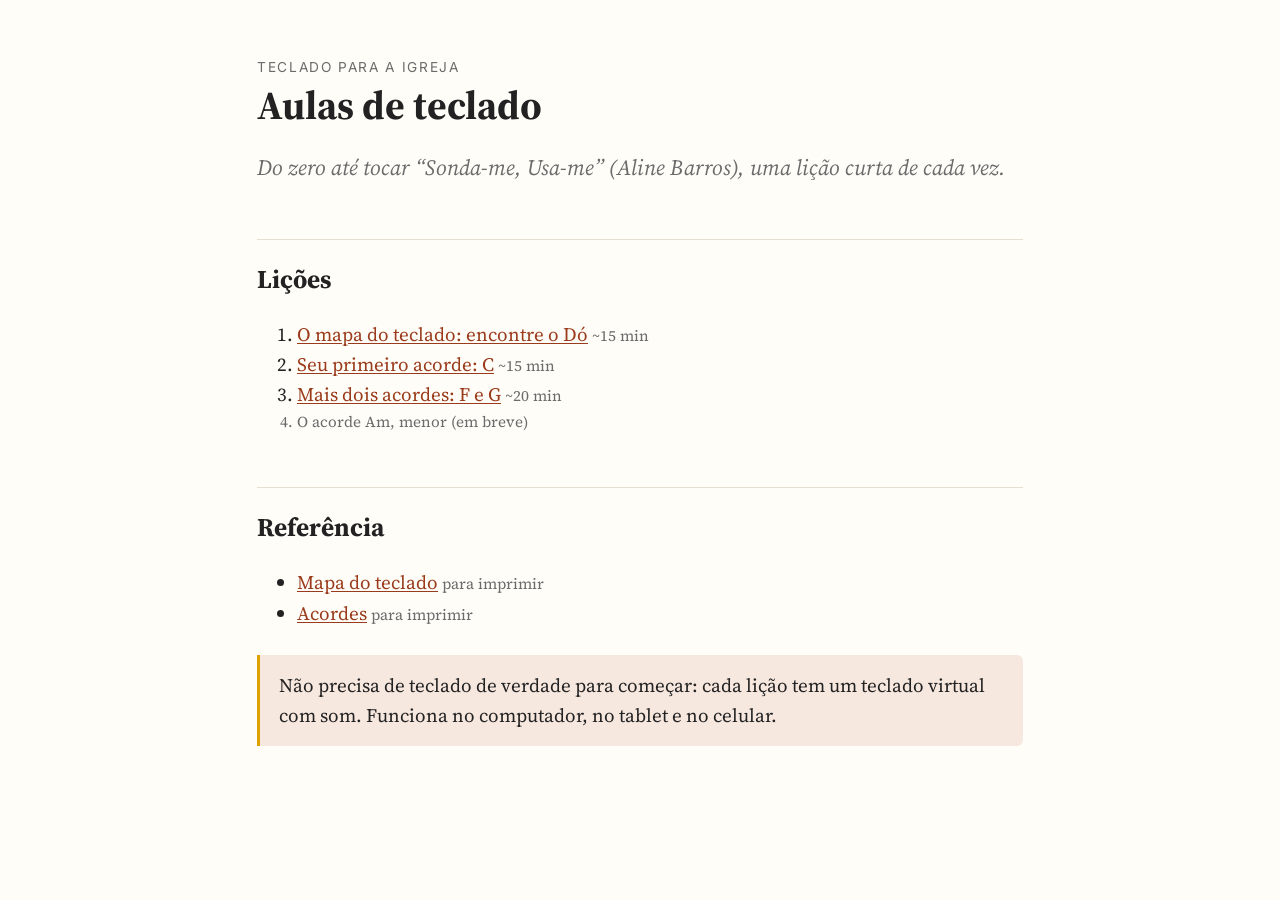
<file: index.html>
<!doctype html>
<html lang="pt-BR">
<head>
<meta charset="utf-8">
<meta name="viewport" content="width=device-width, initial-scale=1">
<title>Aulas de Teclado</title>
<link rel="stylesheet" href="assets/style.css">
</head>
<body>
<main>
<div class="kicker">Teclado para a igreja</div>
<h1>Aulas de teclado</h1>
<p class="lede">Do zero até tocar “Sonda-me, Usa-me” (Aline Barros), uma lição curta de cada vez.</p>

<h2>Lições</h2>
<ol>
<li><a href="lessons/0001-encontre-o-do.html">O mapa do teclado: encontre o Dó</a> <span class="small">~15 min</span></li>
<li><a href="lessons/0002-o-acorde-de-do.html">Seu primeiro acorde: C</a> <span class="small">~15 min</span></li>
<li><a href="lessons/0003-os-acordes-f-e-g.html">Mais dois acordes: F e G</a> <span class="small">~20 min</span></li>
<li class="small">O acorde Am, menor (em breve)</li>
</ol>

<h2>Referência</h2>
<ul>
<li><a href="reference/0001-mapa-do-teclado.html">Mapa do teclado</a> <span class="small">para imprimir</span></li>
<li><a href="reference/0002-acordes.html">Acordes</a> <span class="small">para imprimir</span></li>
</ul>

<div class="callout ask">
<p>Não precisa de teclado de verdade para começar: cada lição tem um teclado virtual com som. Funciona no computador, no tablet e no celular.</p>
</div>
</main>
</body>
</html>
</file>
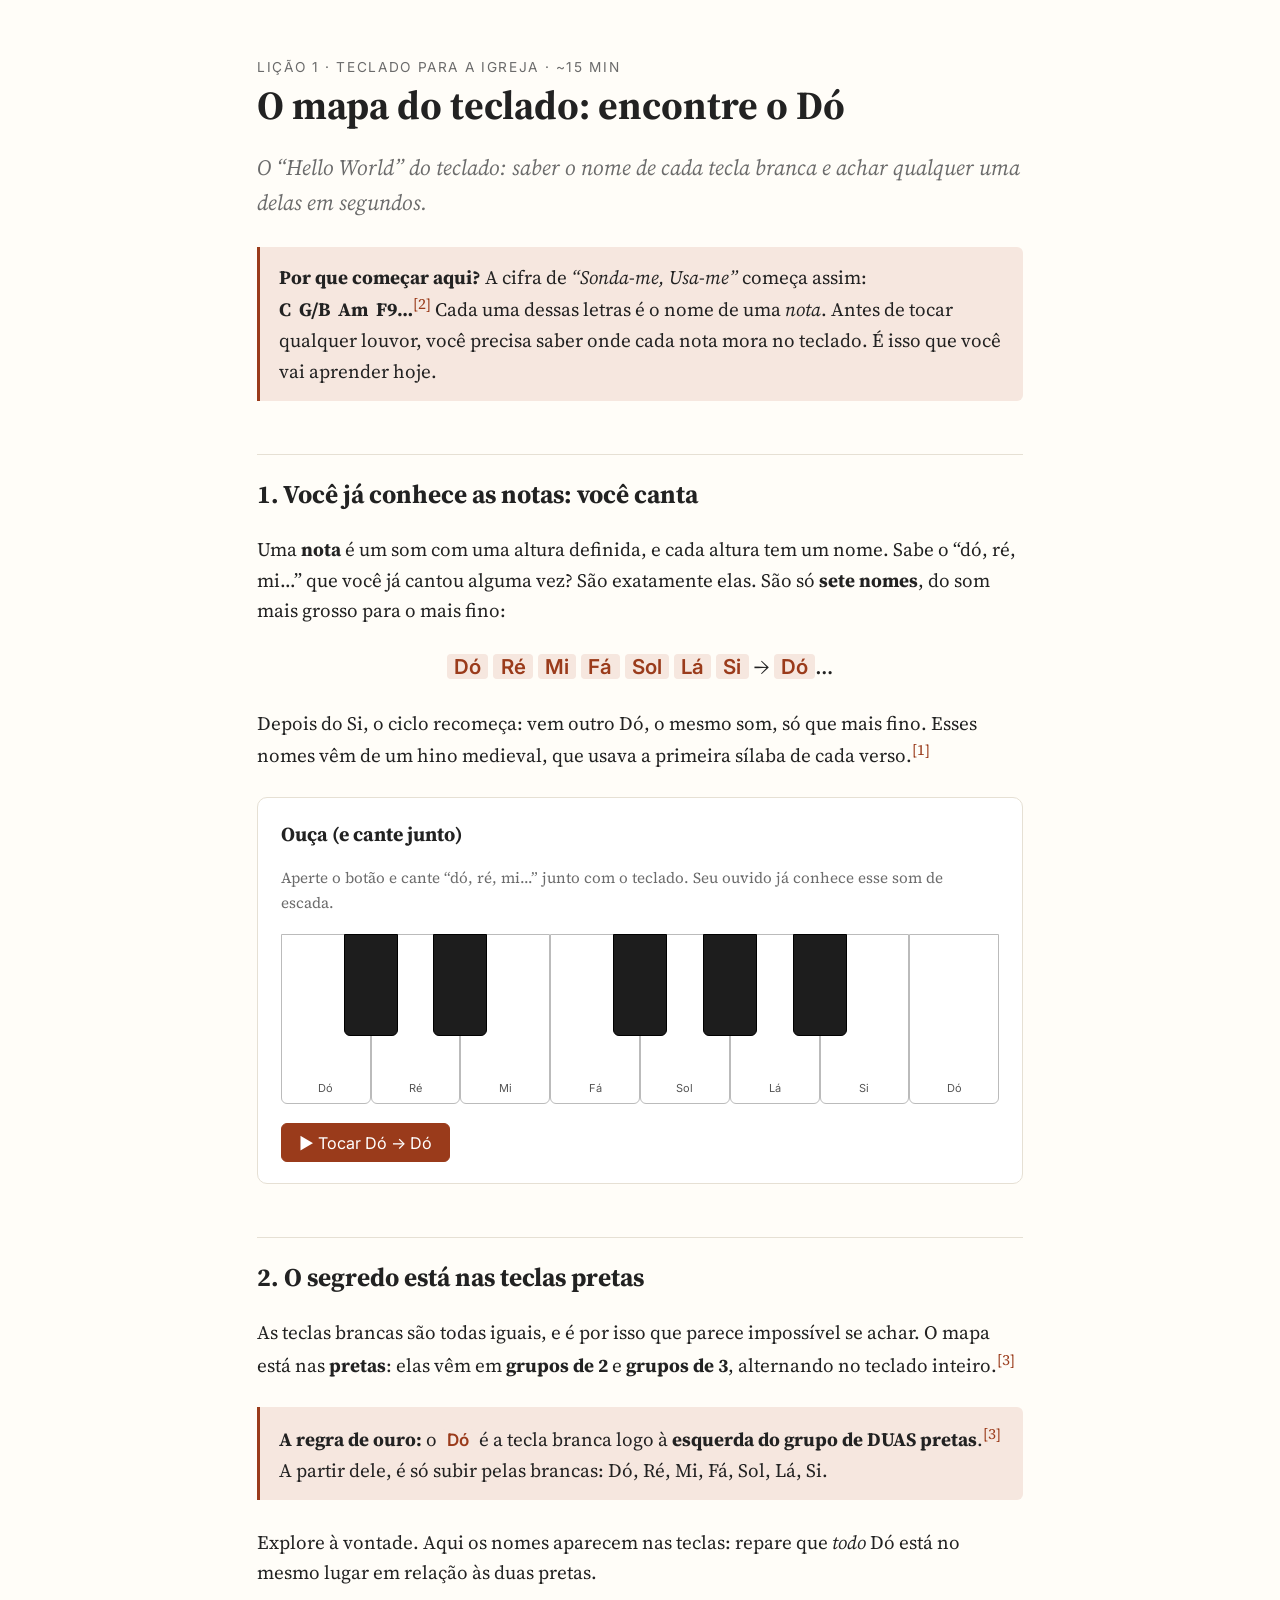
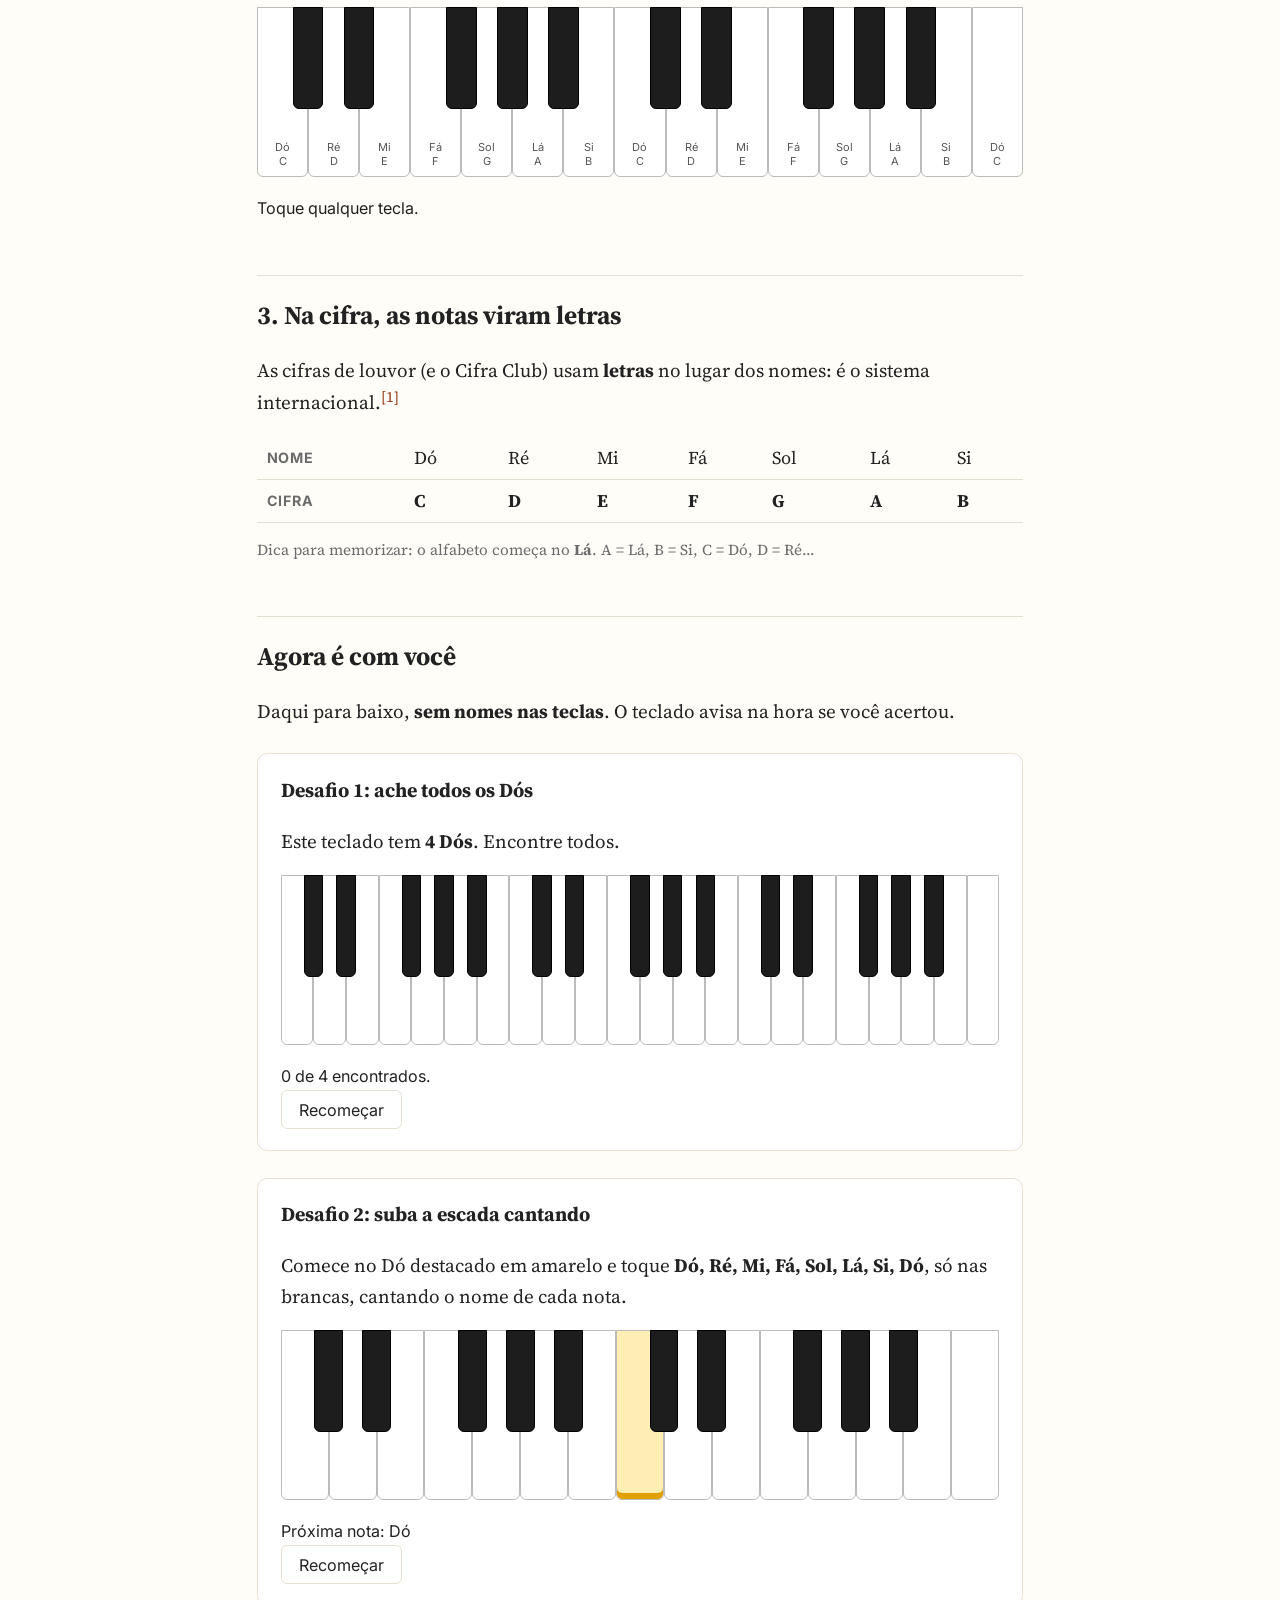
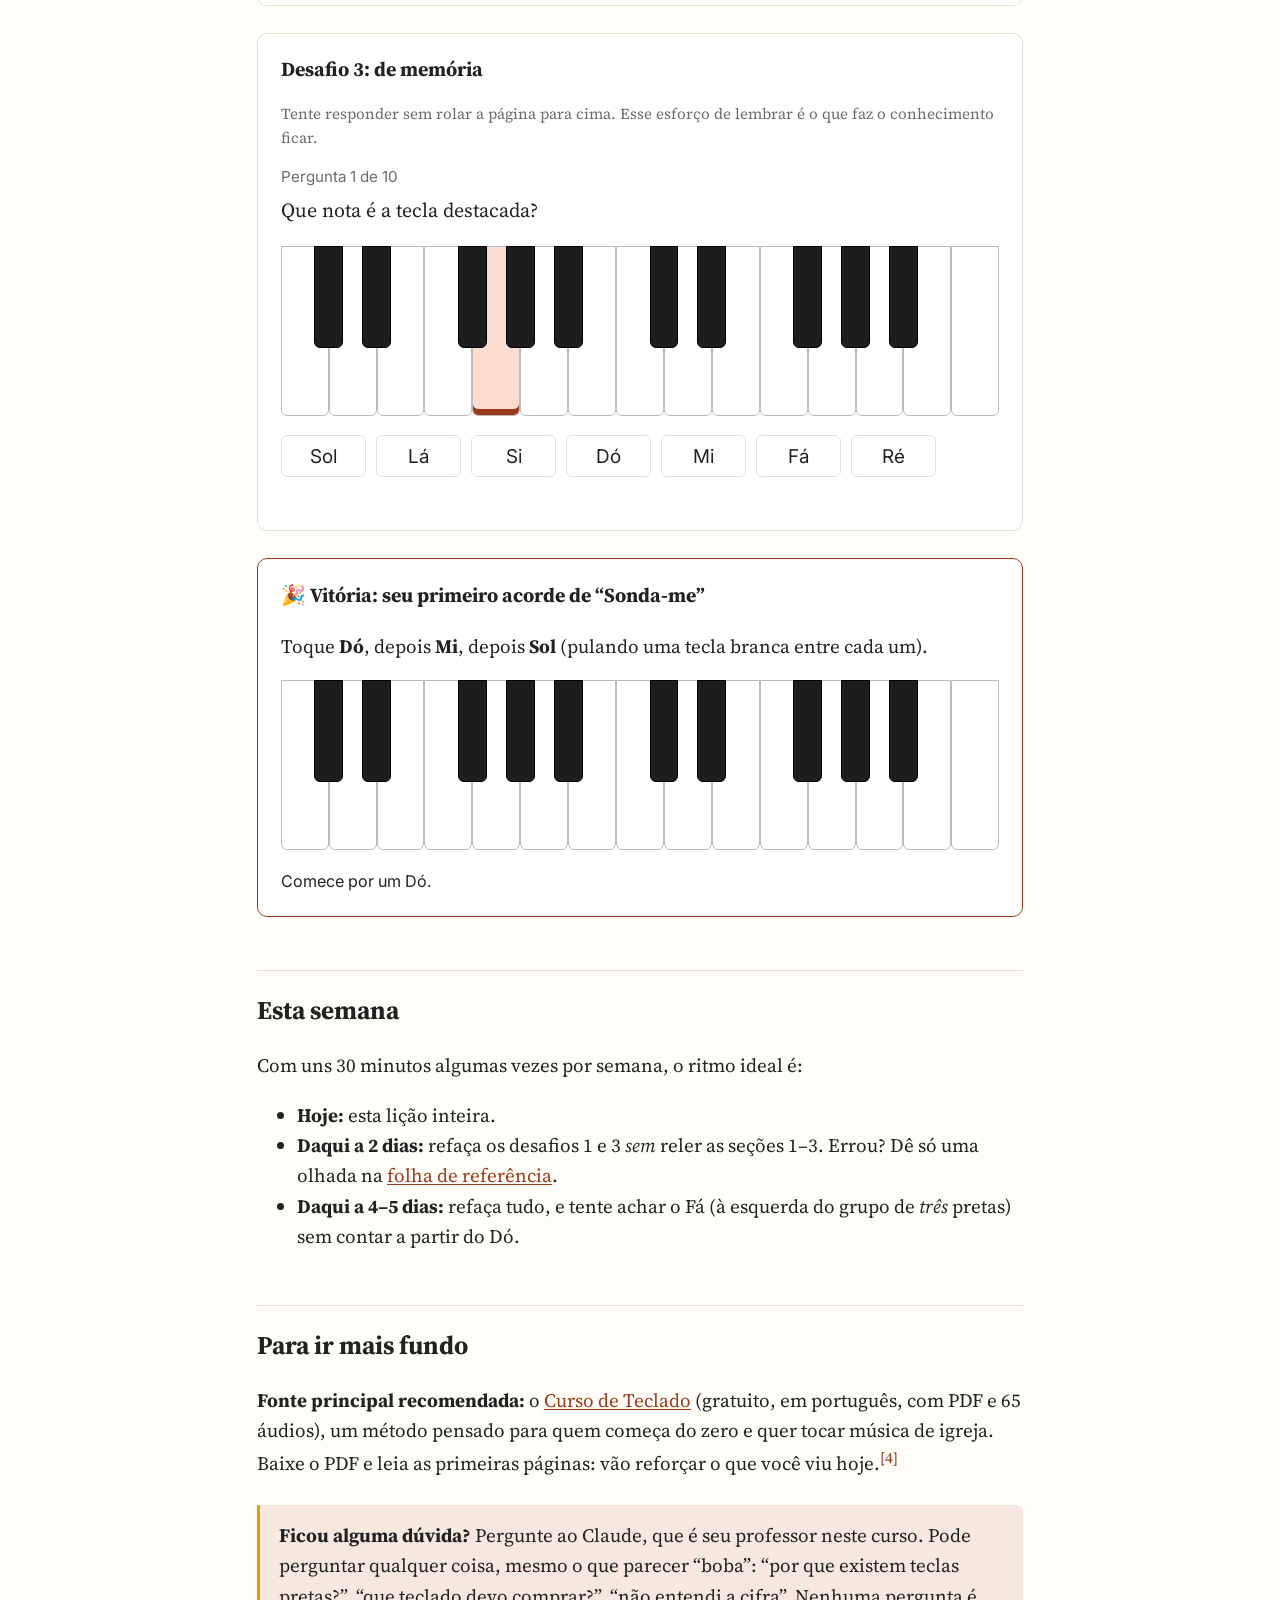
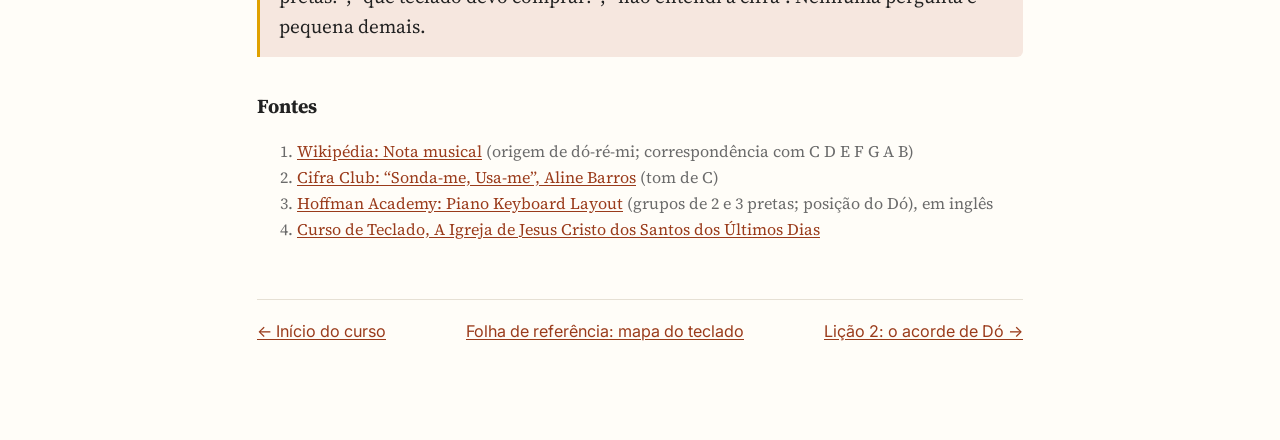
<file: lessons/0001-encontre-o-do.html>
<!doctype html>
<html lang="pt-BR">
<head>
<meta charset="utf-8">
<meta name="viewport" content="width=device-width, initial-scale=1">
<title>Lição 1 · Encontre o Dó</title>
<link rel="stylesheet" href="../assets/style.css">
<script src="../assets/keyboard.js"></script>
<script src="../assets/quiz.js"></script>
</head>
<body>
<main>

<div class="kicker">Lição 1 · Teclado para a igreja · ~15 min</div>
<h1>O mapa do teclado: encontre o Dó</h1>
<p class="lede">O “Hello World” do teclado: saber o nome de cada tecla branca e achar qualquer uma delas em segundos.</p>

<div class="callout">
<p><strong>Por que começar aqui?</strong> A cifra de <em>“Sonda-me, Usa-me”</em> começa assim: <strong>C&nbsp;&nbsp;G/B&nbsp;&nbsp;Am&nbsp;&nbsp;F9…</strong><sup class="cite"><a href="#s2">[2]</a></sup> Cada uma dessas letras é o nome de uma <em>nota</em>. Antes de tocar qualquer louvor, você precisa saber onde cada nota mora no teclado. É isso que você vai aprender hoje.</p>
</div>

<h2>1. Você já conhece as notas: você canta</h2>
<p>Uma <strong>nota</strong> é um som com uma altura definida, e cada altura tem um nome. Sabe o “dó, ré, mi…” que você já cantou alguma vez? São exatamente elas. São só <strong>sete nomes</strong>, do som mais grosso para o mais fino:</p>
<p style="text-align:center;font-size:1.2rem"><span class="note-name">Dó</span> <span class="note-name">Ré</span> <span class="note-name">Mi</span> <span class="note-name">Fá</span> <span class="note-name">Sol</span> <span class="note-name">Lá</span> <span class="note-name">Si</span> → <span class="note-name">Dó</span>…</p>
<p>Depois do Si, o ciclo recomeça: vem outro Dó, o mesmo som, só que mais fino. Esses nomes vêm de um hino medieval, que usava a primeira sílaba de cada verso.<sup class="cite"><a href="#s1">[1]</a></sup></p>

<div class="task">
<h3>Ouça (e cante junto)</h3>
<p class="small">Aperte o botão e cante “dó, ré, mi…” junto com o teclado. Seu ouvido já conhece esse som de escada.</p>
<div id="kb-demo"></div>
<button class="primary" id="demo-btn">▶ Tocar Dó → Dó</button>
</div>

<h2>2. O segredo está nas teclas pretas</h2>
<p>As teclas brancas são todas iguais, e é por isso que parece impossível se achar. O mapa está nas <strong>pretas</strong>: elas vêm em <strong>grupos de 2</strong> e <strong>grupos de 3</strong>, alternando no teclado inteiro.<sup class="cite"><a href="#s3">[3]</a></sup></p>
<div class="callout">
<p><strong>A regra de ouro:</strong> o <span class="note-name">Dó</span> é a tecla branca logo à <strong>esquerda do grupo de DUAS pretas</strong>.<sup class="cite"><a href="#s3">[3]</a></sup><br>
A partir dele, é só subir pelas brancas: Dó, Ré, Mi, Fá, Sol, Lá, Si.</p>
</div>
<p>Explore à vontade. Aqui os nomes aparecem nas teclas: repare que <em>todo</em> Dó está no mesmo lugar em relação às duas pretas.</p>
<div id="kb-explore"></div>
<p class="status" id="explore-status">Toque qualquer tecla.</p>

<h2>3. Na cifra, as notas viram letras</h2>
<p>As cifras de louvor (e o Cifra Club) usam <strong>letras</strong> no lugar dos nomes: é o sistema internacional.<sup class="cite"><a href="#s1">[1]</a></sup></p>
<table>
<tr><th>Nome</th><td>Dó</td><td>Ré</td><td>Mi</td><td>Fá</td><td>Sol</td><td>Lá</td><td>Si</td></tr>
<tr><th>Cifra</th><td><strong>C</strong></td><td><strong>D</strong></td><td><strong>E</strong></td><td><strong>F</strong></td><td><strong>G</strong></td><td><strong>A</strong></td><td><strong>B</strong></td></tr>
</table>
<p class="small">Dica para memorizar: o alfabeto começa no <strong>Lá</strong>. A = Lá, B = Si, C = Dó, D = Ré…</p>

<h2>Agora é com você</h2>
<p>Daqui para baixo, <strong>sem nomes nas teclas</strong>. O teclado avisa na hora se você acertou.</p>

<div class="task">
<h3>Desafio 1: ache todos os Dós</h3>
<p>Este teclado tem <strong>4 Dós</strong>. Encontre todos.</p>
<div id="kb-c"></div>
<p class="status" id="c-status" aria-live="polite">0 de 4 encontrados.</p>
<button id="c-reset">Recomeçar</button>
</div>

<div class="task">
<h3>Desafio 2: suba a escada cantando</h3>
<p>Comece no Dó destacado em amarelo e toque <strong>Dó, Ré, Mi, Fá, Sol, Lá, Si, Dó</strong>, só nas brancas, cantando o nome de cada nota.</p>
<div id="kb-scale"></div>
<p class="status" id="scale-status" aria-live="polite">Próxima nota: Dó</p>
<button id="scale-reset">Recomeçar</button>
</div>

<div class="task">
<h3>Desafio 3: de memória</h3>
<p class="small">Tente responder sem rolar a página para cima. Esse esforço de lembrar é o que faz o conhecimento ficar.</p>
<div id="quiz"></div>
</div>

<div class="task" style="border-color:var(--accent)">
<h3>🎉 Vitória: seu primeiro acorde de “Sonda-me”</h3>
<p>Toque <strong>Dó</strong>, depois <strong>Mi</strong>, depois <strong>Sol</strong> (pulando uma tecla branca entre cada um).</p>
<div id="kb-chord"></div>
<p class="status" id="chord-status" aria-live="polite">Comece por um Dó.</p>
</div>

<h2>Esta semana</h2>
<p>Com uns 30 minutos algumas vezes por semana, o ritmo ideal é:</p>
<ul>
<li><strong>Hoje:</strong> esta lição inteira.</li>
<li><strong>Daqui a 2 dias:</strong> refaça os desafios 1 e 3 <em>sem</em> reler as seções 1–3. Errou? Dê só uma olhada na <a href="../reference/0001-mapa-do-teclado.html">folha de referência</a>.</li>
<li><strong>Daqui a 4–5 dias:</strong> refaça tudo, e tente achar o Fá (à esquerda do grupo de <em>três</em> pretas) sem contar a partir do Dó.</li>
</ul>

<h2>Para ir mais fundo</h2>
<p><strong>Fonte principal recomendada:</strong> o <a href="https://www.churchofjesuschrist.org/music/accompanying-others/keyboard-course?lang=por">Curso de Teclado</a> (gratuito, em português, com PDF e 65 áudios), um método pensado para quem começa do zero e quer tocar música de igreja. Baixe o PDF e leia as primeiras páginas: vão reforçar o que você viu hoje.<sup class="cite"><a href="#s4">[4]</a></sup></p>

<div class="callout ask">
<p><strong>Ficou alguma dúvida?</strong> Pergunte ao Claude, que é seu professor neste curso. Pode perguntar qualquer coisa, mesmo o que parecer “boba”: “por que existem teclas pretas?”, “que teclado devo comprar?”, “não entendi a cifra”. Nenhuma pergunta é pequena demais.</p>
</div>

<h3>Fontes</h3>
<ol class="sources">
<li id="s1"><a href="https://pt.wikipedia.org/wiki/Nota_musical">Wikipédia: Nota musical</a> (origem de dó-ré-mi; correspondência com C D E F G A B)</li>
<li id="s2"><a href="https://www.cifraclub.com.br/aline-barros/sonda-me-usa-me/">Cifra Club: “Sonda-me, Usa-me”, Aline Barros</a> (tom de C)</li>
<li id="s3"><a href="https://wpe.hoffmanacademy.com/blog/resource/piano-keyboard-layout">Hoffman Academy: Piano Keyboard Layout</a> (grupos de 2 e 3 pretas; posição do Dó), em inglês</li>
<li id="s4"><a href="https://www.churchofjesuschrist.org/music/accompanying-others/keyboard-course?lang=por">Curso de Teclado, A Igreja de Jesus Cristo dos Santos dos Últimos Dias</a></li>
</ol>

<footer class="nav">
<a href="../index.html">← Início do curso</a>
<a href="../reference/0001-mapa-do-teclado.html">Folha de referência: mapa do teclado</a>
<a href="0002-o-acorde-de-do.html">Lição 2: o acorde de Dó →</a>
</footer>

</main>

<script>
const { create, info } = PianoKeyboard;
const WHITE_ORDER = ["Dó", "Ré", "Mi", "Fá", "Sol", "Lá", "Si"];

// Demo: escada de Dó
const demo = create(document.getElementById("kb-demo"), { start: 60, octaves: 1, labels: "solfege" });
document.getElementById("demo-btn").onclick = () => {
  const notes = [60, 62, 64, 65, 67, 69, 71, 72];
  notes.forEach((n, k) => setTimeout(() => {
    demo.clear(); demo.mark(n, "on"); demo.play(n);
  }, k * 550));
  setTimeout(() => demo.clear(), notes.length * 550 + 400);
};

// Exploração livre, com nomes
const exStatus = document.getElementById("explore-status");
create(document.getElementById("kb-explore"), {
  start: 48, octaves: 2, labels: "both",
  onPress: (i) => exStatus.textContent = `${i.name} (${i.letter})` + (i.isBlack ? ": tecla preta, fica para outra lição." : ""),
});

// Desafio 1: ache todos os Dós
const cStatus = document.getElementById("c-status");
let found = new Set();
const kbC = create(document.getElementById("kb-c"), {
  start: 48, octaves: 3,
  onPress: (i) => {
    if (i.pc === 0) {
      found.add(i.midi); kbC.mark(i.midi, "ok");
      cStatus.className = "status ok";
      cStatus.textContent = found.size === 4
        ? "Os 4 Dós! Viu como todos ficam à esquerda das duas pretas? 🎉"
        : `${found.size} de 4 encontrados.`;
    } else {
      kbC.mark(i.midi, "bad");
      setTimeout(() => kbC.unmark(i.midi, "bad"), 700);
      cStatus.className = "status bad";
      cStatus.textContent = `Essa é ${i.name} (${i.letter}). Procure as DUAS pretas juntinhas e olhe para a esquerda delas.`;
    }
  },
});
document.getElementById("c-reset").onclick = () => { found = new Set(); kbC.clear(); cStatus.className = "status"; cStatus.textContent = "0 de 4 encontrados."; };

// Desafio 2: escada
const SCALE = [60, 62, 64, 65, 67, 69, 71, 72];
const scStatus = document.getElementById("scale-status");
let step = 0;
const kbS = create(document.getElementById("kb-scale"), {
  start: 48, octaves: 2,
  onPress: (i) => {
    if (step >= SCALE.length) return;
    if (i.midi === SCALE[step]) {
      kbS.unmark(i.midi, "hint"); kbS.mark(i.midi, "ok"); step++;
      scStatus.className = "status ok";
      scStatus.textContent = step === SCALE.length
        ? "Escada completa! Você acabou de tocar a escala de Dó, a base de todo o tom de “Sonda-me”."
        : `Isso, ${i.name}! Próxima nota: ${WHITE_ORDER[step % 7]}`;
    } else {
      kbS.mark(i.midi, "bad");
      setTimeout(() => kbS.unmark(i.midi, "bad"), 700);
      scStatus.className = "status bad";
      scStatus.textContent = `Essa é ${i.name}. Procure o ${WHITE_ORDER[step % 7]}: a próxima tecla branca à direita.`;
    }
  },
});
function resetScale() { step = 0; kbS.clear(); kbS.mark(60, "hint"); scStatus.className = "status"; scStatus.textContent = "Próxima nota: Dó"; }
resetScale();
document.getElementById("scale-reset").onclick = resetScale;

// Desafio 3: quiz de memória (misturando teclas e cifras)
const WHITE_PCS = { "Dó": 0, "Ré": 2, "Mi": 4, "Fá": 5, "Sol": 7, "Lá": 9, "Si": 11 };
const LETTER = { "Dó": "C", "Ré": "D", "Mi": "E", "Fá": "F", "Sol": "G", "Lá": "A", "Si": "B" };
function keyQuestion(name, octave) {
  const midi = 48 + octave * 12 + WHITE_PCS[name];
  return {
    prompt: "Que nota é a tecla destacada?",
    options: WHITE_ORDER, answer: name,
    explain: `É ${name} (${LETTER[name]}).`,
    setup: (el) => { const k = create(el, { start: 48, octaves: 2 }); k.mark(midi, "on"); },
  };
}
const questions = [
  keyQuestion("Dó", 1), keyQuestion("Fá", 0), keyQuestion("Mi", 1), keyQuestion("Sol", 0), keyQuestion("Si", 1),
  { prompt: "Na cifra, a letra <strong>C</strong> é qual nota?", options: WHITE_ORDER, answer: "Dó", explain: "C = Dó. O primeiro acorde de “Sonda-me”." },
  { prompt: "Na cifra, a letra <strong>G</strong> é qual nota?", options: WHITE_ORDER, answer: "Sol", explain: "G = Sol." },
  { prompt: "Na cifra, a letra <strong>A</strong> é qual nota?", options: WHITE_ORDER, answer: "Lá", explain: "A = Lá. O alfabeto começa no Lá." },
  { prompt: "Que letra da cifra representa o <strong>Fá</strong>?", options: ["C", "D", "E", "F", "G", "A", "B"], answer: "F", explain: "Fá = F." },
  { prompt: "O Dó fica à esquerda de qual grupo de teclas pretas?", options: ["Grupo de 2", "Grupo de 3"], answer: "Grupo de 2", explain: "Sempre à esquerda das duas pretas." },
];
Quiz.create(document.getElementById("quiz"), questions);

// Vitória: Dó-Mi-Sol → acorde C
const chStatus = document.getElementById("chord-status");
const TARGET = [0, 4, 7];
let seq = [];
const kbCh = create(document.getElementById("kb-chord"), {
  start: 48, octaves: 2,
  onPress: (i) => {
    if (seq.length === 3) return; // acorde completo: teclas só tocam som até recomeçar
    const want = TARGET[seq.length];
    const ok = seq.length === 0 ? i.pc === 0 : i.midi === seq[0] + want;
    if (!ok) {
      kbCh.mark(i.midi, "bad");
      setTimeout(() => kbCh.unmark(i.midi, "bad"), 700);
      chStatus.className = "status bad";
      chStatus.textContent = seq.length === 0
        ? `Essa é ${i.name}. Comece por um Dó (à esquerda das duas pretas).`
        : `Essa é ${i.name}. A partir do ${info(seq[seq.length - 1]).name}, pule uma branca.`;
      return;
    }
    seq.push(i.midi); kbCh.mark(i.midi, "on");
    chStatus.className = "status ok";
    if (seq.length < 3) {
      chStatus.textContent = `${i.name} ✓. Agora ${seq.length === 1 ? "o Mi" : "o Sol"}.`;
    } else {
      setTimeout(() => kbCh.chord(seq), 350);
      chStatus.innerHTML = "<strong>Você tocou C!</strong> Dó + Mi + Sol juntos formam o acorde de Dó, o primeiro acorde de “Sonda-me, Usa-me”. Na próxima lição você vai entender por quê. 🎶";
      const again = document.createElement("button");
      again.textContent = "Tocar de novo";
      again.onclick = () => { seq = []; kbCh.clear(); chStatus.className = "status"; chStatus.textContent = "Comece por um Dó."; again.remove(); };
      chStatus.after(again);
    }
  },
});
</script>
</body>
</html>
</file>
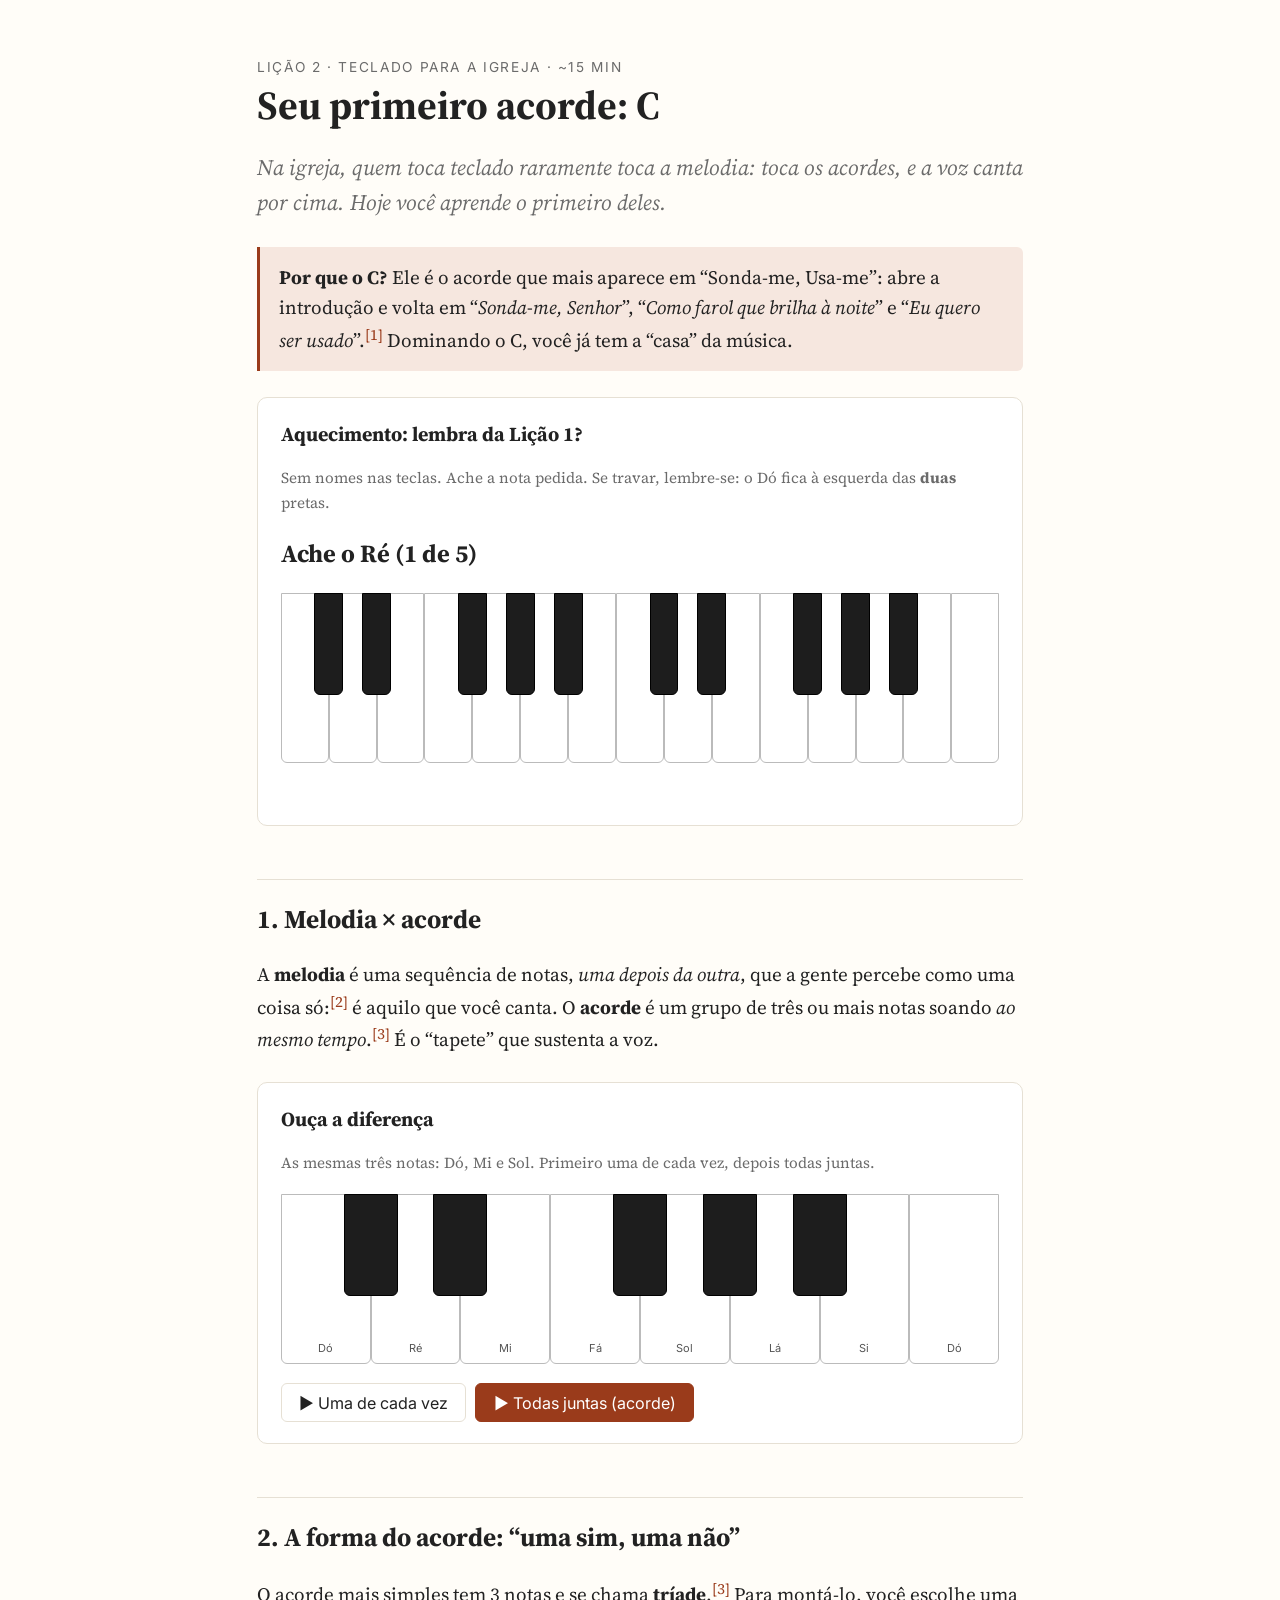
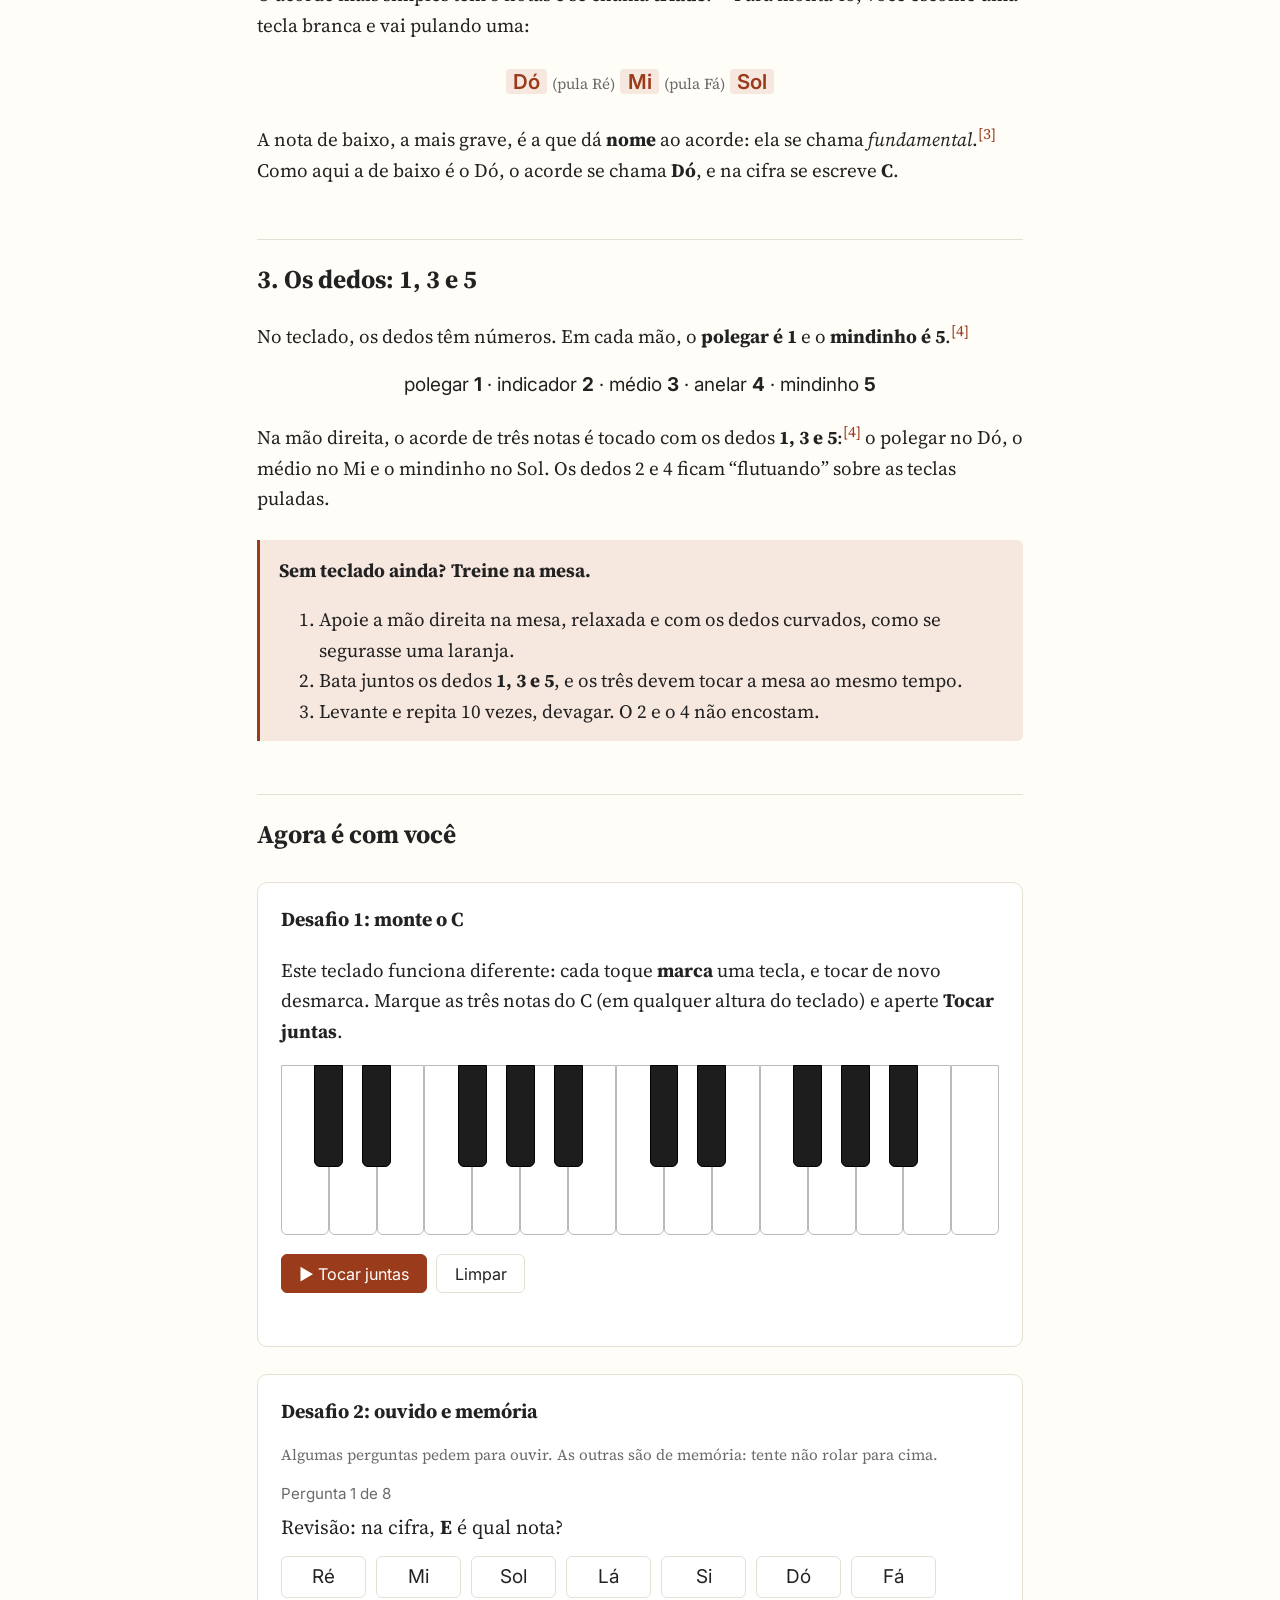
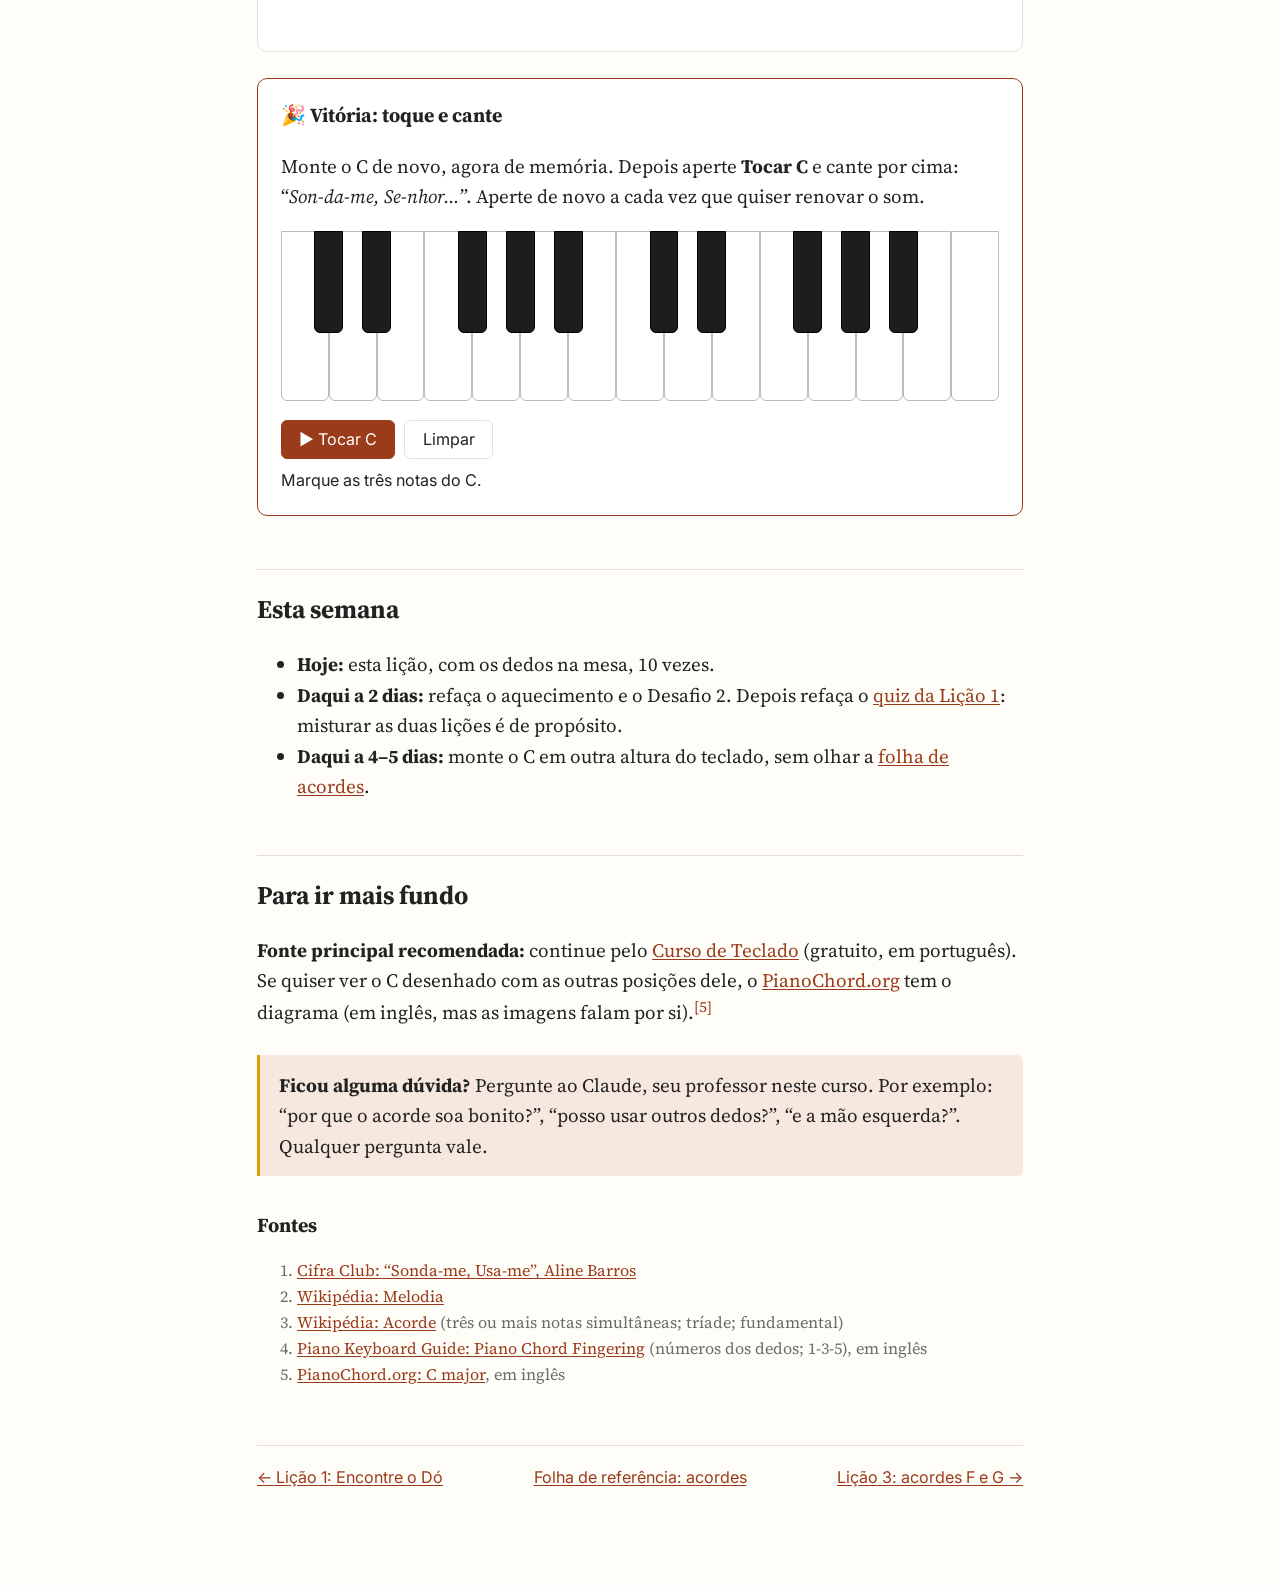
<file: lessons/0002-o-acorde-de-do.html>
<!doctype html>
<html lang="pt-BR">
<head>
<meta charset="utf-8">
<meta name="viewport" content="width=device-width, initial-scale=1">
<title>Lição 2 · O Acorde de Dó</title>
<link rel="stylesheet" href="../assets/style.css">
<script src="../assets/keyboard.js"></script>
<script src="../assets/quiz.js"></script>
</head>
<body>
<main>

<div class="kicker">Lição 2 · Teclado para a igreja · ~15 min</div>
<h1>Seu primeiro acorde: C</h1>
<p class="lede">Na igreja, quem toca teclado raramente toca a melodia: toca os <em>acordes</em>, e a voz canta por cima. Hoje você aprende o primeiro deles.</p>

<div class="callout">
<p><strong>Por que o C?</strong> Ele é o acorde que mais aparece em “Sonda-me, Usa-me”: abre a introdução e volta em “<em>Sonda-me, Senhor</em>”, “<em>Como farol que brilha à noite</em>” e “<em>Eu quero ser usado</em>”.<sup class="cite"><a href="#s1">[1]</a></sup> Dominando o C, você já tem a “casa” da música.</p>
</div>

<div class="task">
<h3>Aquecimento: lembra da Lição 1?</h3>
<p class="small">Sem nomes nas teclas. Ache a nota pedida. Se travar, lembre-se: o Dó fica à esquerda das <strong>duas</strong> pretas.</p>
<p><strong id="wu-target" style="font-size:1.3rem">…</strong></p>
<div id="kb-warmup"></div>
<p class="status" id="wu-status" aria-live="polite"></p>
</div>

<h2>1. Melodia × acorde</h2>
<p>A <strong>melodia</strong> é uma sequência de notas, <em>uma depois da outra</em>, que a gente percebe como uma coisa só:<sup class="cite"><a href="#s2">[2]</a></sup> é aquilo que você canta. O <strong>acorde</strong> é um grupo de três ou mais notas soando <em>ao mesmo tempo</em>.<sup class="cite"><a href="#s3">[3]</a></sup> É o “tapete” que sustenta a voz.</p>

<div class="task">
<h3>Ouça a diferença</h3>
<p class="small">As mesmas três notas: Dó, Mi e Sol. Primeiro uma de cada vez, depois todas juntas.</p>
<div id="kb-demo"></div>
<div class="row">
<button id="demo-mel">▶ Uma de cada vez</button>
<button class="primary" id="demo-chord">▶ Todas juntas (acorde)</button>
</div>
</div>

<h2>2. A forma do acorde: “uma sim, uma não”</h2>
<p>O acorde mais simples tem 3 notas e se chama <strong>tríade</strong>.<sup class="cite"><a href="#s3">[3]</a></sup> Para montá-lo, você escolhe uma tecla branca e vai pulando uma:</p>
<p style="text-align:center;font-size:1.2rem"><span class="note-name">Dó</span> <span class="small">(pula Ré)</span> <span class="note-name">Mi</span> <span class="small">(pula Fá)</span> <span class="note-name">Sol</span></p>
<p>A nota de baixo, a mais grave, é a que dá <strong>nome</strong> ao acorde: ela se chama <em>fundamental</em>.<sup class="cite"><a href="#s3">[3]</a></sup> Como aqui a de baixo é o Dó, o acorde se chama <strong>Dó</strong>, e na cifra se escreve <strong>C</strong>.</p>

<h2>3. Os dedos: 1, 3 e 5</h2>
<p>No teclado, os dedos têm números. Em cada mão, o <strong>polegar é 1</strong> e o <strong>mindinho é 5</strong>.<sup class="cite"><a href="#s4">[4]</a></sup></p>
<p style="text-align:center;font-family:var(--sans)">polegar <strong>1</strong> · indicador <strong>2</strong> · médio <strong>3</strong> · anelar <strong>4</strong> · mindinho <strong>5</strong></p>
<p>Na mão direita, o acorde de três notas é tocado com os dedos <strong>1, 3 e 5</strong>:<sup class="cite"><a href="#s4">[4]</a></sup> o polegar no Dó, o médio no Mi e o mindinho no Sol. Os dedos 2 e 4 ficam “flutuando” sobre as teclas puladas.</p>

<div class="callout">
<p><strong>Sem teclado ainda? Treine na mesa.</strong></p>
<ol style="margin:.3rem 0 0">
<li>Apoie a mão direita na mesa, relaxada e com os dedos curvados, como se segurasse uma laranja.</li>
<li>Bata juntos os dedos <strong>1, 3 e 5</strong>, e os três devem tocar a mesa ao mesmo tempo.</li>
<li>Levante e repita 10 vezes, devagar. O 2 e o 4 não encostam.</li>
</ol>
</div>

<h2>Agora é com você</h2>

<div class="task">
<h3>Desafio 1: monte o C</h3>
<p>Este teclado funciona diferente: cada toque <strong>marca</strong> uma tecla, e tocar de novo desmarca. Marque as três notas do C (em qualquer altura do teclado) e aperte <strong>Tocar juntas</strong>.</p>
<div id="kb-build"></div>
<div class="row">
<button class="primary" id="build-play">▶ Tocar juntas</button>
<button id="build-reset">Limpar</button>
</div>
<p class="status" id="build-status" aria-live="polite"></p>
</div>

<div class="task">
<h3>Desafio 2: ouvido e memória</h3>
<p class="small">Algumas perguntas pedem para ouvir. As outras são de memória: tente não rolar para cima.</p>
<div id="quiz"></div>
</div>

<div class="task" style="border-color:var(--accent)">
<h3>🎉 Vitória: toque e cante</h3>
<p>Monte o C de novo, agora de memória. Depois aperte <strong>Tocar C</strong> e cante por cima: “<em>Son-da-me, Se-nhor…</em>”. Aperte de novo a cada vez que quiser renovar o som.</p>
<div id="kb-win"></div>
<div class="row">
<button class="primary" id="win-play">▶ Tocar C</button>
<button id="win-reset">Limpar</button>
</div>
<p class="status" id="win-status" aria-live="polite">Marque as três notas do C.</p>
</div>

<h2>Esta semana</h2>
<ul>
<li><strong>Hoje:</strong> esta lição, com os dedos na mesa, 10 vezes.</li>
<li><strong>Daqui a 2 dias:</strong> refaça o aquecimento e o Desafio 2. Depois refaça o <a href="0001-encontre-o-do.html#quiz">quiz da Lição 1</a>: misturar as duas lições é de propósito.</li>
<li><strong>Daqui a 4–5 dias:</strong> monte o C em outra altura do teclado, sem olhar a <a href="../reference/0002-acordes.html">folha de acordes</a>.</li>
</ul>

<h2>Para ir mais fundo</h2>
<p><strong>Fonte principal recomendada:</strong> continue pelo <a href="https://www.churchofjesuschrist.org/music/accompanying-others/keyboard-course?lang=por">Curso de Teclado</a> (gratuito, em português). Se quiser ver o C desenhado com as outras posições dele, o <a href="https://www.pianochord.org/c-major.html">PianoChord.org</a> tem o diagrama (em inglês, mas as imagens falam por si).<sup class="cite"><a href="#s5">[5]</a></sup></p>

<div class="callout ask">
<p><strong>Ficou alguma dúvida?</strong> Pergunte ao Claude, seu professor neste curso. Por exemplo: “por que o acorde soa bonito?”, “posso usar outros dedos?”, “e a mão esquerda?”. Qualquer pergunta vale.</p>
</div>

<h3>Fontes</h3>
<ol class="sources">
<li id="s1"><a href="https://www.cifraclub.com.br/aline-barros/sonda-me-usa-me/">Cifra Club: “Sonda-me, Usa-me”, Aline Barros</a></li>
<li id="s2"><a href="https://pt.wikipedia.org/wiki/Melodia">Wikipédia: Melodia</a></li>
<li id="s3"><a href="https://pt.wikipedia.org/wiki/Acorde">Wikipédia: Acorde</a> (três ou mais notas simultâneas; tríade; fundamental)</li>
<li id="s4"><a href="https://www.piano-keyboard-guide.com/piano-chord-fingering-which-fingers-to-use-when-playing-chords/">Piano Keyboard Guide: Piano Chord Fingering</a> (números dos dedos; 1-3-5), em inglês</li>
<li id="s5"><a href="https://www.pianochord.org/c-major.html">PianoChord.org: C major</a>, em inglês</li>
</ol>

<footer class="nav">
<a href="0001-encontre-o-do.html">← Lição 1: Encontre o Dó</a>
<a href="../reference/0002-acordes.html">Folha de referência: acordes</a>
<a href="0003-os-acordes-f-e-g.html">Lição 3: acordes F e G →</a>
</footer>

</main>

<script>
const { create, info } = PianoKeyboard;
const NAMES = ["Dó", "Ré", "Mi", "Fá", "Sol", "Lá", "Si"];
const PCS = { "Dó": 0, "Ré": 2, "Mi": 4, "Fá": 5, "Sol": 7, "Lá": 9, "Si": 11 };
const shuffle = (a) => a.map((v) => [Math.random(), v]).sort((x, y) => x[0] - y[0]).map((p) => p[1]);

// Aquecimento: 5 notas sorteadas (revisão espaçada da Lição 1)
const wuTarget = document.getElementById("wu-target");
const wuStatus = document.getElementById("wu-status");
let wuList, wuI;
const kbW = create(document.getElementById("kb-warmup"), {
  start: 48, octaves: 2,
  onPress: (i) => {
    if (wuI >= wuList.length) return;
    const want = wuList[wuI];
    if (i.pc === PCS[want]) {
      kbW.mark(i.midi, "ok"); setTimeout(() => kbW.unmark(i.midi, "ok"), 600);
      wuI++;
      wuStatus.className = "status ok";
      if (wuI === wuList.length) {
        wuTarget.textContent = "Aquecimento completo ✓";
        wuStatus.textContent = "Tudo certo! A memória da Lição 1 está firme.";
        const again = document.createElement("button");
        again.textContent = "Mais uma rodada";
        again.onclick = () => { again.remove(); startWarmup(); };
        wuStatus.after(again);
      } else {
        wuStatus.textContent = `Isso, ${want}!`;
        wuTarget.textContent = `Ache o ${wuList[wuI]} (${wuI + 1} de ${wuList.length})`;
      }
    } else {
      kbW.mark(i.midi, "bad"); setTimeout(() => kbW.unmark(i.midi, "bad"), 700);
      wuStatus.className = "status bad";
      wuStatus.textContent = `Essa é ${i.name}. Procure o ${want}.`;
    }
  },
});
function startWarmup() {
  wuList = shuffle(NAMES).slice(0, 5); wuI = 0;
  wuTarget.textContent = `Ache o ${wuList[0]} (1 de 5)`;
  wuStatus.className = "status"; wuStatus.textContent = "";
}
startWarmup();

// Demo melodia × acorde
const C = [60, 64, 67];
const demo = create(document.getElementById("kb-demo"), { start: 60, octaves: 1, labels: "solfege" });
function flash(notes, ms) { notes.forEach((n) => demo.mark(n, "on")); setTimeout(() => demo.clear(), ms); }
document.getElementById("demo-mel").onclick = () => {
  C.forEach((n, k) => setTimeout(() => { demo.clear(); demo.mark(n, "on"); demo.play(n); }, k * 600));
  setTimeout(() => demo.clear(), 2200);
};
document.getElementById("demo-chord").onclick = () => { demo.chord(C); flash(C, 1600); };

// Verifica se as teclas marcadas formam o acorde C (tríade fechada, fundamental embaixo)
function checkC(sel) {
  const names = sel.map((m) => info(m).name).join(", ") || "nada";
  if (sel.length !== 3) return { ok: false, msg: `Você marcou ${sel.length} tecla(s): ${names}. O acorde precisa de exatamente 3.` };
  const [a, b, c] = sel;
  if (a % 12 === 0 && b === a + 4 && c === a + 7) return { ok: true };
  if (sel.every((m) => [0, 4, 7].includes(m % 12)))
    return { ok: false, msg: `As notas são as do C (${names}), mas estão espalhadas. Coloque as três juntinhas: Dó, pula uma, Mi, pula uma, Sol.` };
  return { ok: false, msg: `Você marcou ${names}. Comece no Dó (à esquerda das duas pretas) e vá pulando uma branca.` };
}

// Desafio 1: montar o C
const bStatus = document.getElementById("build-status");
const kbB = create(document.getElementById("kb-build"), { start: 48, octaves: 2, mode: "select" });
document.getElementById("build-play").onclick = () => {
  const sel = kbB.selected();
  if (sel.length) kbB.chord(sel);
  const r = checkC(sel);
  bStatus.className = "status " + (r.ok ? "ok" : "bad");
  bStatus.textContent = r.ok ? "É isso! Dó + Mi + Sol = C. Ouviu como soa “firme”, como um lar? 🎶" : r.msg;
};
document.getElementById("build-reset").onclick = () => { kbB.clear(); bStatus.textContent = ""; };

// Desafio 2: quiz (ouvido + memória + revisão da Lição 1)
// Botão de ouvir (sem tocar sozinho: o navegador só libera som após um clique)
function listen(fn) {
  return (el) => {
    const b = document.createElement("button");
    b.className = "primary";
    b.textContent = "▶ Ouvir";
    b.style.marginBottom = ".6rem";
    b.onclick = fn;
    el.appendChild(b);
  };
}
const melodyOrChord = (asChord, notes) => ({
  prompt: "Ouça: isso é uma melodia ou um acorde?",
  options: ["Melodia", "Acorde"], answer: asChord ? "Acorde" : "Melodia",
  explain: asChord ? "Notas ao mesmo tempo = acorde." : "Uma nota depois da outra = melodia.",
  setup: listen(() => notes.forEach((n, k) => PianoKeyboard.play(n, asChord ? 0 : k * 0.45, asChord ? 2 : 0.8))),
});
Quiz.create(document.getElementById("quiz"), [
  melodyOrChord(true, [60, 64, 67]),
  melodyOrChord(false, [67, 65, 64, 62, 60]),
  melodyOrChord(true, [65, 69, 72]),
  { prompt: "Quais notas formam o acorde <strong>C</strong>?", options: ["Dó Mi Sol", "Dó Ré Mi", "Dó Fá Lá", "Ré Fá Lá"], answer: "Dó Mi Sol", explain: "Dó, pula uma, Mi, pula uma, Sol." },
  { prompt: "Na mão direita, qual dedo toca o <strong>Mi</strong> do acorde C?", options: ["1", "2", "3", "4", "5"], answer: "3", explain: "Polegar (1) no Dó, médio (3) no Mi, mindinho (5) no Sol." },
  { prompt: "O nome do acorde vem de qual das suas notas?", options: ["A mais grave", "A do meio", "A mais aguda"], answer: "A mais grave", explain: "A nota de baixo, a fundamental, dá o nome." },
  { prompt: "Revisão: na cifra, <strong>E</strong> é qual nota?", options: NAMES, answer: "Mi", explain: "E = Mi. C D E: Dó Ré Mi." },
  { prompt: "Revisão: na cifra, <strong>F</strong> é qual nota?", options: NAMES, answer: "Fá", explain: "F = Fá, à esquerda das três pretas." },
]);

// Vitória: montar de memória e cantar
const winStatus = document.getElementById("win-status");
const kbWin = create(document.getElementById("kb-win"), { start: 48, octaves: 2, mode: "select" });
document.getElementById("win-play").onclick = () => {
  const sel = kbWin.selected();
  const r = checkC(sel);
  if (sel.length) kbWin.chord(sel);
  winStatus.className = "status " + (r.ok ? "ok" : "bad");
  winStatus.innerHTML = r.ok
    ? "<strong>Agora cante: “Son-da-me, Se-nhor…”</strong> Você está acompanhando a própria voz com um acorde. É isso que o tecladista faz no culto."
    : r.msg;
};
document.getElementById("win-reset").onclick = () => { kbWin.clear(); winStatus.className = "status"; winStatus.textContent = "Marque as três notas do C."; };
</script>
</body>
</html>
</file>
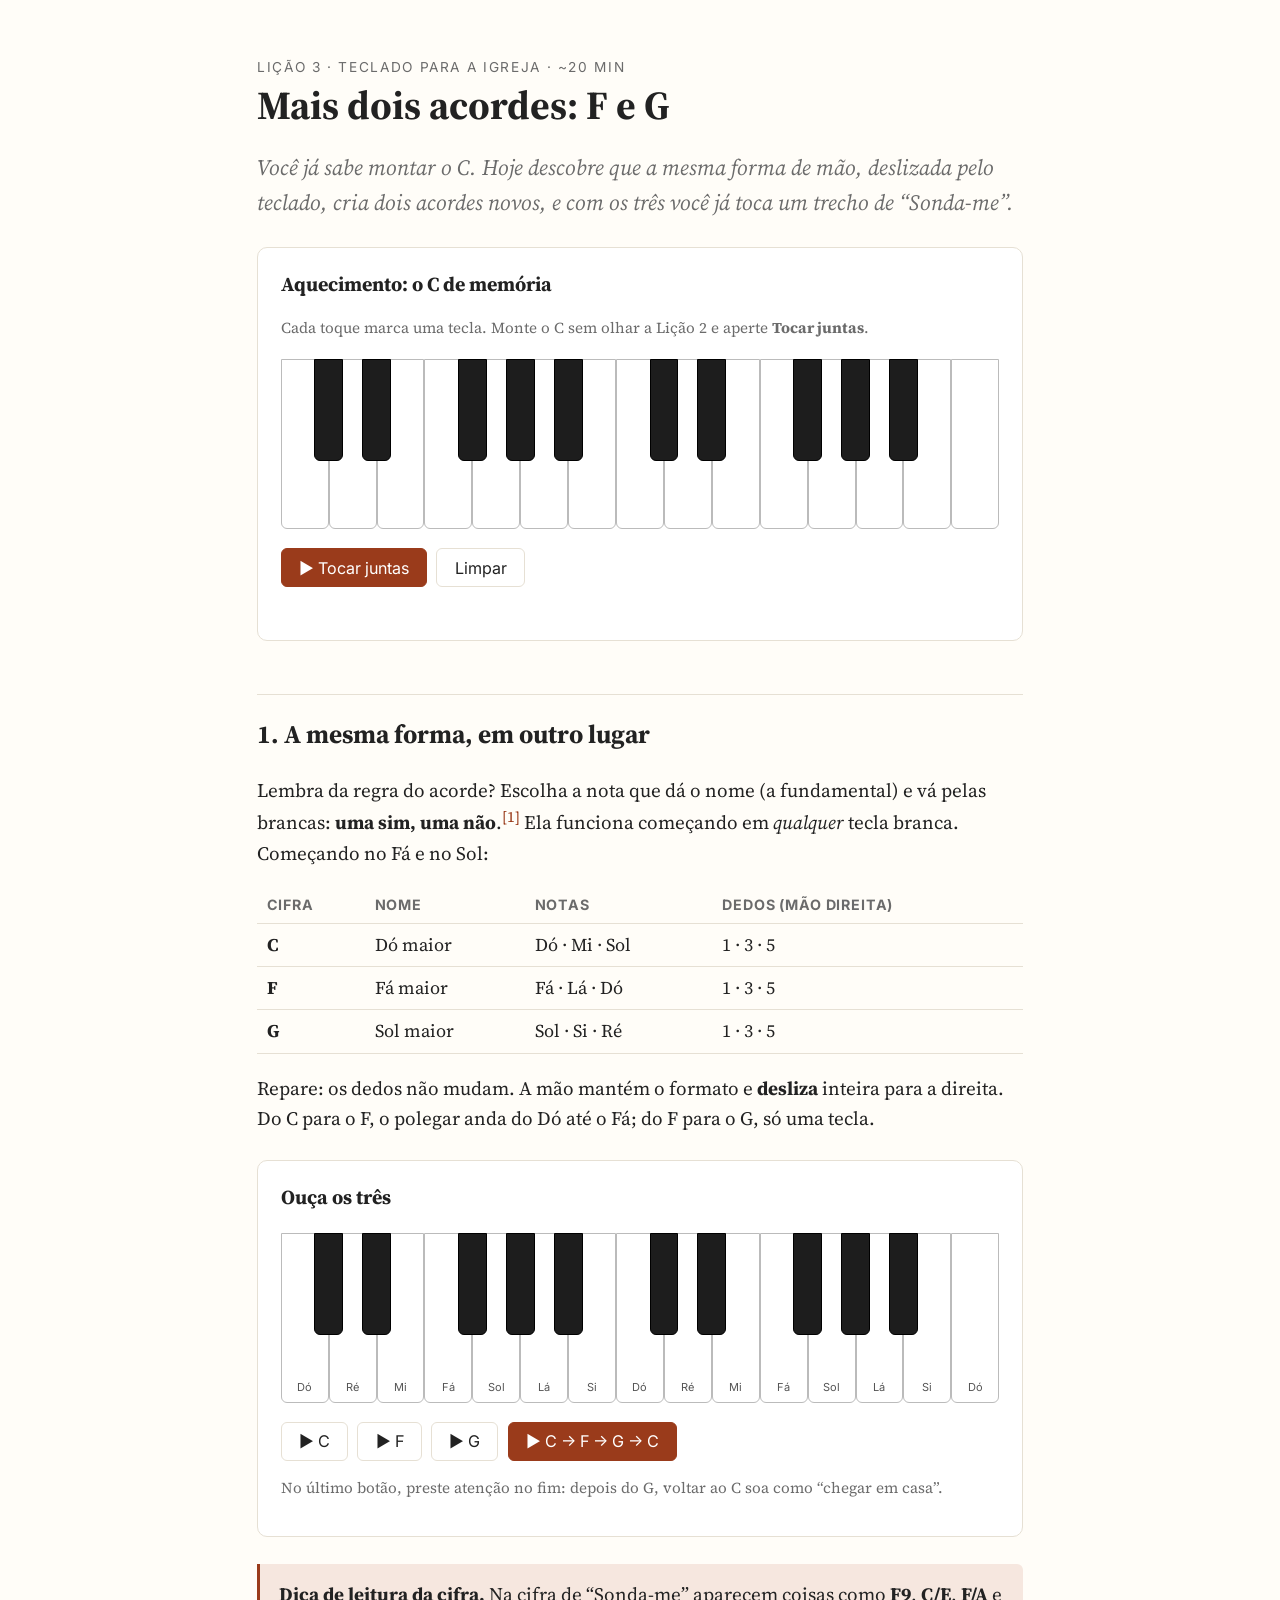
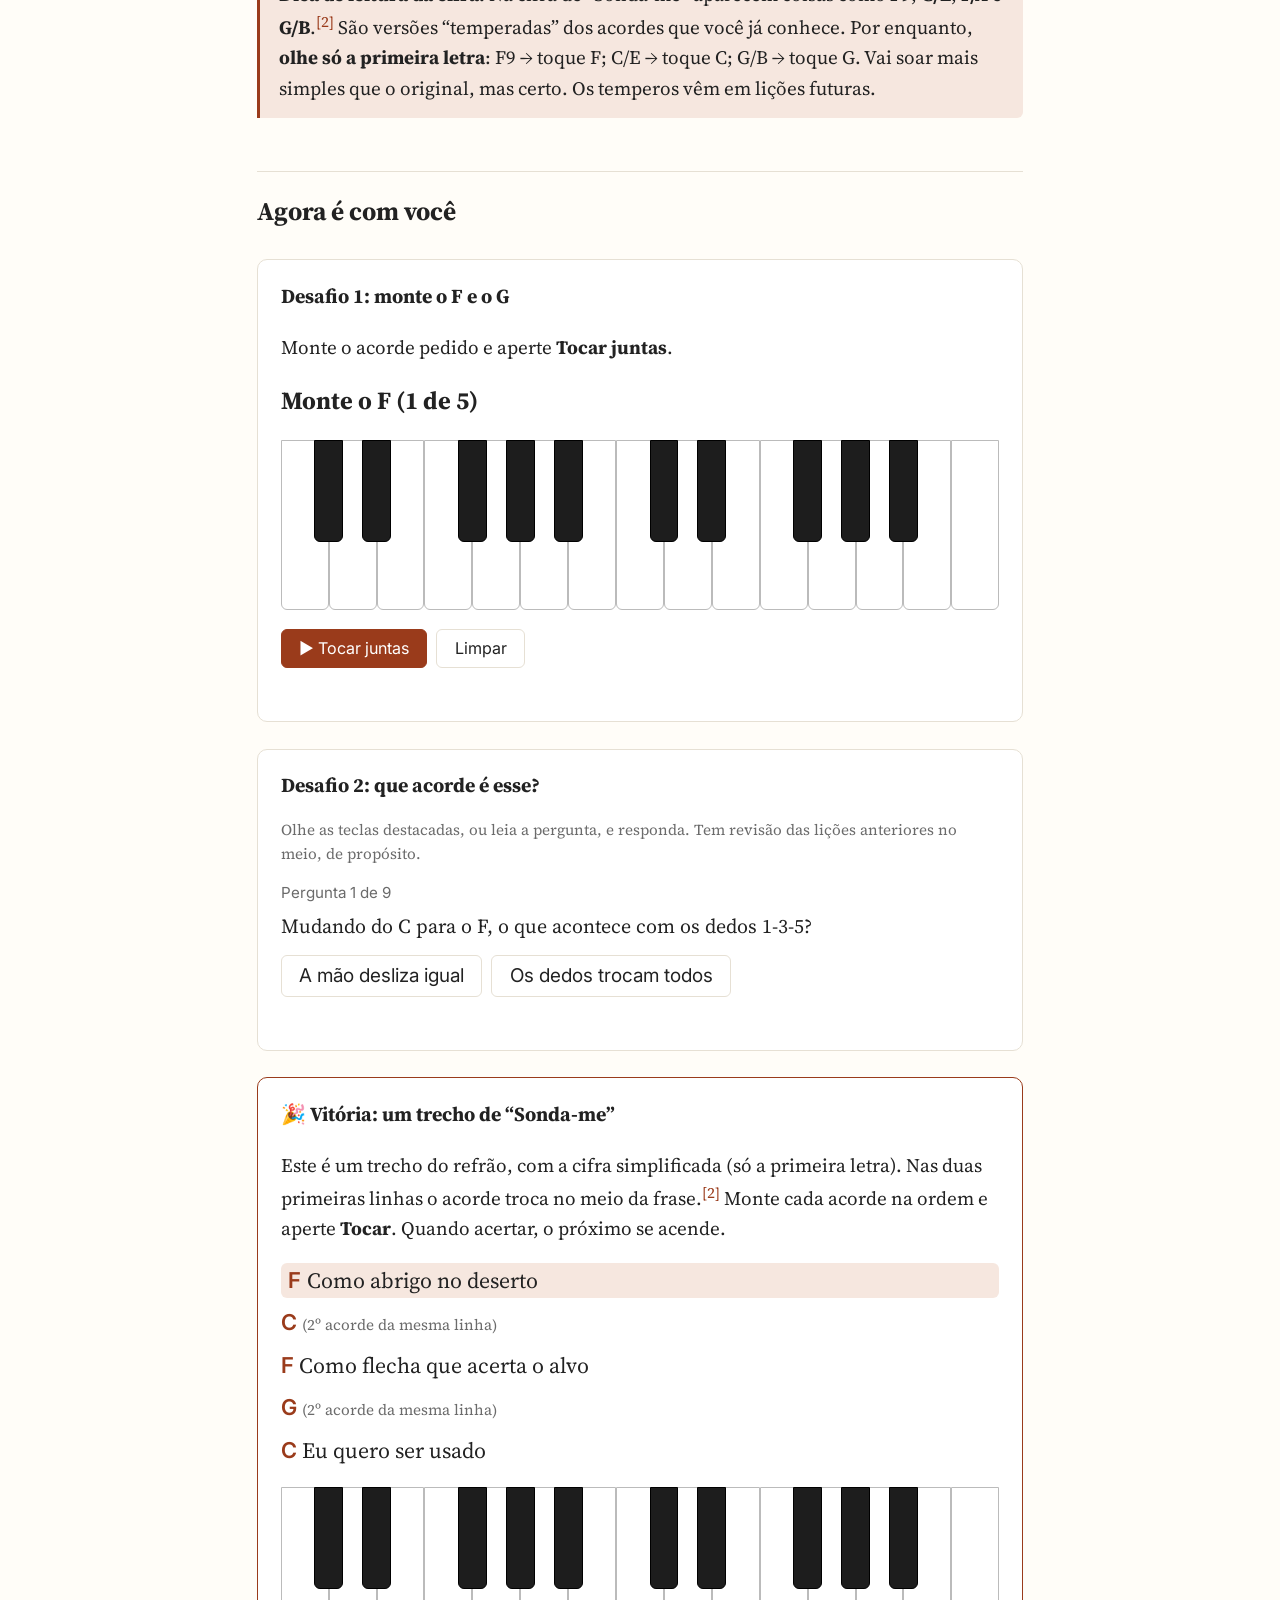
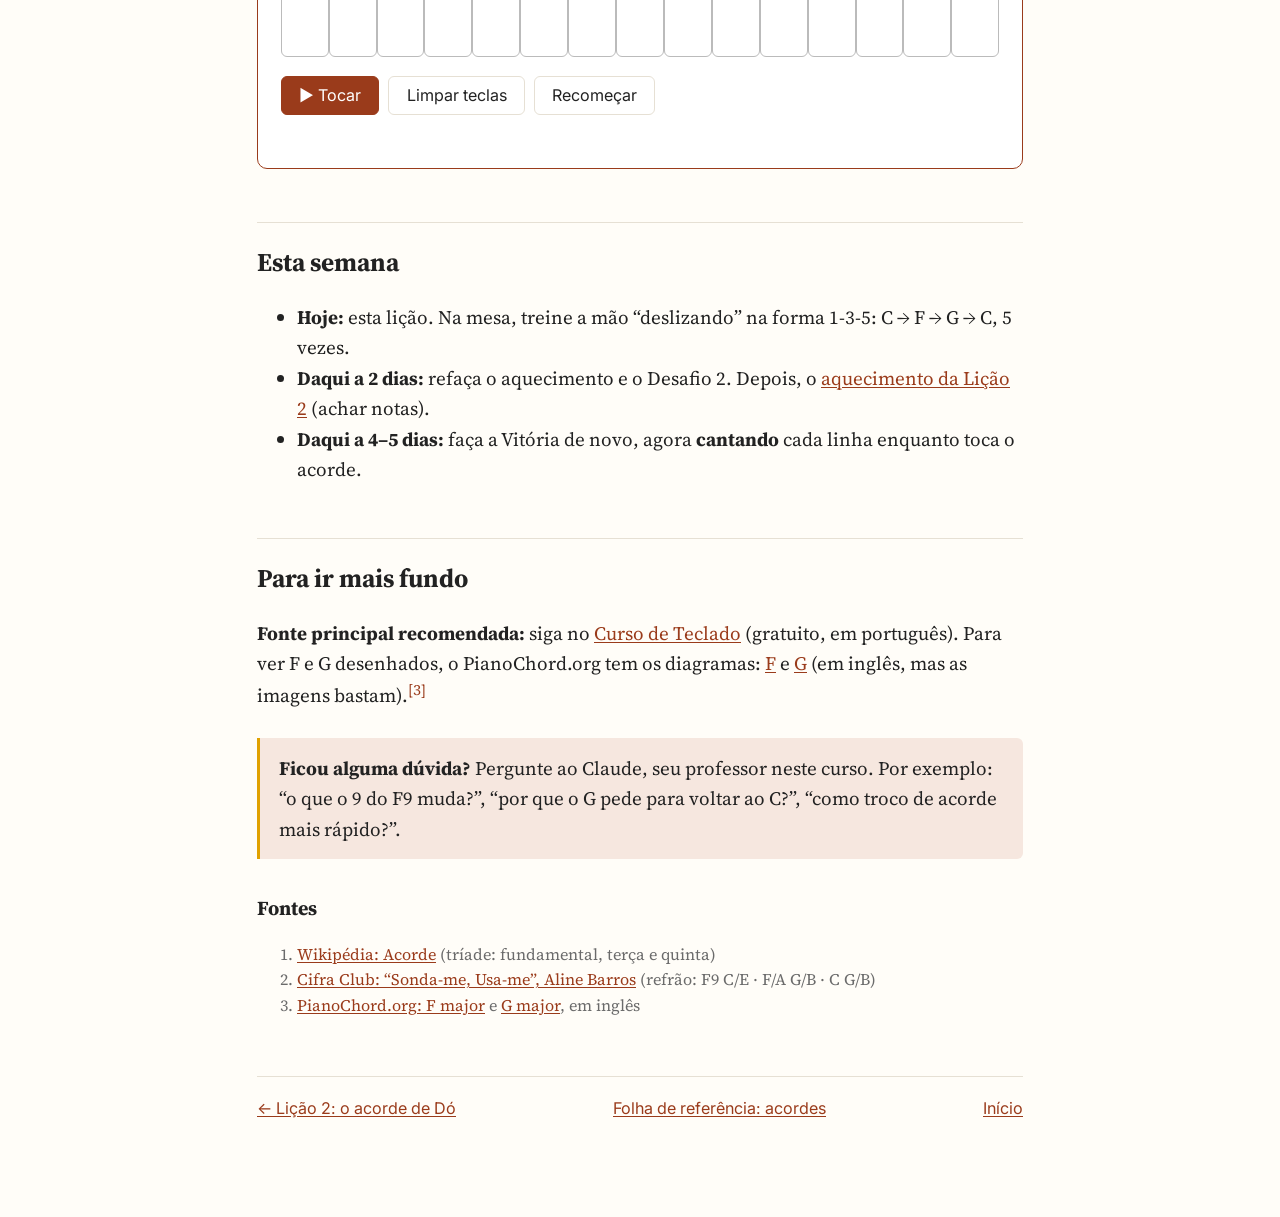
<file: lessons/0003-os-acordes-f-e-g.html>
<!doctype html>
<html lang="pt-BR">
<head>
<meta charset="utf-8">
<meta name="viewport" content="width=device-width, initial-scale=1">
<title>Lição 3 · Acordes F e G</title>
<link rel="stylesheet" href="../assets/style.css">
<script src="../assets/keyboard.js"></script>
<script src="../assets/quiz.js"></script>
<script src="../assets/chords.js"></script>
<style>
  .lyric { font-size: 1.15rem; margin: .4rem 0; }
  .lyric .chord { font-family: var(--sans); font-weight: 600; color: var(--accent); margin-right: .3rem; }
  .lyric.now { background: var(--accent-soft); border-radius: 6px; padding: 0 .4rem; }
  .lyric.done { color: var(--muted); }
</style>
</head>
<body>
<main>

<div class="kicker">Lição 3 · Teclado para a igreja · ~20 min</div>
<h1>Mais dois acordes: F e G</h1>
<p class="lede">Você já sabe montar o C. Hoje descobre que a <em>mesma forma de mão</em>, deslizada pelo teclado, cria dois acordes novos, e com os três você já toca um trecho de “Sonda-me”.</p>

<div class="task">
<h3>Aquecimento: o C de memória</h3>
<p class="small">Cada toque marca uma tecla. Monte o C sem olhar a Lição 2 e aperte <strong>Tocar juntas</strong>.</p>
<div id="kb-warmup"></div>
<div class="row">
<button class="primary" id="wu-play">▶ Tocar juntas</button>
<button id="wu-reset">Limpar</button>
</div>
<p class="status" id="wu-status" aria-live="polite"></p>
</div>

<h2>1. A mesma forma, em outro lugar</h2>
<p>Lembra da regra do acorde? Escolha a nota que dá o nome (a fundamental) e vá pelas brancas: <strong>uma sim, uma não</strong>.<sup class="cite"><a href="#s1">[1]</a></sup> Ela funciona começando em <em>qualquer</em> tecla branca. Começando no Fá e no Sol:</p>
<table>
<tr><th>Cifra</th><th>Nome</th><th>Notas</th><th>Dedos (mão direita)</th></tr>
<tr><td><strong>C</strong></td><td>Dó maior</td><td>Dó · Mi · Sol</td><td>1 · 3 · 5</td></tr>
<tr><td><strong>F</strong></td><td>Fá maior</td><td>Fá · Lá · Dó</td><td>1 · 3 · 5</td></tr>
<tr><td><strong>G</strong></td><td>Sol maior</td><td>Sol · Si · Ré</td><td>1 · 3 · 5</td></tr>
</table>
<p>Repare: os dedos não mudam. A mão mantém o formato e <strong>desliza</strong> inteira para a direita. Do C para o F, o polegar anda do Dó até o Fá; do F para o G, só uma tecla.</p>

<div class="task">
<h3>Ouça os três</h3>
<div id="kb-demo"></div>
<div class="row">
<button id="demo-c">▶ C</button>
<button id="demo-f">▶ F</button>
<button id="demo-g">▶ G</button>
<button class="primary" id="demo-all">▶ C → F → G → C</button>
</div>
<p class="small">No último botão, preste atenção no fim: depois do G, voltar ao C soa como “chegar em casa”.</p>
</div>

<div class="callout">
<p><strong>Dica de leitura da cifra.</strong> Na cifra de “Sonda-me” aparecem coisas como <strong>F9</strong>, <strong>C/E</strong>, <strong>F/A</strong> e <strong>G/B</strong>.<sup class="cite"><a href="#s2">[2]</a></sup> São versões “temperadas” dos acordes que você já conhece. Por enquanto, <strong>olhe só a primeira letra</strong>: F9 → toque F; C/E → toque C; G/B → toque G. Vai soar mais simples que o original, mas certo. Os temperos vêm em lições futuras.</p>
</div>

<h2>Agora é com você</h2>

<div class="task">
<h3>Desafio 1: monte o F e o G</h3>
<p>Monte o acorde pedido e aperte <strong>Tocar juntas</strong>.</p>
<p><strong id="b-target" style="font-size:1.3rem"></strong></p>
<div id="kb-build"></div>
<div class="row">
<button class="primary" id="b-play">▶ Tocar juntas</button>
<button id="b-reset">Limpar</button>
</div>
<p class="status" id="b-status" aria-live="polite"></p>
</div>

<div class="task">
<h3>Desafio 2: que acorde é esse?</h3>
<p class="small">Olhe as teclas destacadas, ou leia a pergunta, e responda. Tem revisão das lições anteriores no meio, de propósito.</p>
<div id="quiz"></div>
</div>

<div class="task" style="border-color:var(--accent)">
<h3>🎉 Vitória: um trecho de “Sonda-me”</h3>
<p>Este é um trecho do refrão, com a cifra simplificada (só a primeira letra). Nas duas primeiras linhas o acorde troca no meio da frase.<sup class="cite"><a href="#s2">[2]</a></sup> Monte cada acorde na ordem e aperte <strong>Tocar</strong>. Quando acertar, o próximo se acende.</p>
<div id="song"></div>
<div id="kb-song"></div>
<div class="row">
<button class="primary" id="s-play">▶ Tocar</button>
<button id="s-clear">Limpar teclas</button>
<button id="s-restart">Recomeçar</button>
</div>
<p class="status" id="s-status" aria-live="polite"></p>
</div>

<h2>Esta semana</h2>
<ul>
<li><strong>Hoje:</strong> esta lição. Na mesa, treine a mão “deslizando” na forma 1-3-5: C → F → G → C, 5 vezes.</li>
<li><strong>Daqui a 2 dias:</strong> refaça o aquecimento e o Desafio 2. Depois, o <a href="0002-o-acorde-de-do.html">aquecimento da Lição 2</a> (achar notas).</li>
<li><strong>Daqui a 4–5 dias:</strong> faça a Vitória de novo, agora <strong>cantando</strong> cada linha enquanto toca o acorde.</li>
</ul>

<h2>Para ir mais fundo</h2>
<p><strong>Fonte principal recomendada:</strong> siga no <a href="https://www.churchofjesuschrist.org/music/accompanying-others/keyboard-course?lang=por">Curso de Teclado</a> (gratuito, em português). Para ver F e G desenhados, o PianoChord.org tem os diagramas: <a href="https://www.pianochord.org/f-major.html">F</a> e <a href="https://www.pianochord.org/g-major.html">G</a> (em inglês, mas as imagens bastam).<sup class="cite"><a href="#s3">[3]</a></sup></p>

<div class="callout ask">
<p><strong>Ficou alguma dúvida?</strong> Pergunte ao Claude, seu professor neste curso. Por exemplo: “o que o 9 do F9 muda?”, “por que o G pede para voltar ao C?”, “como troco de acorde mais rápido?”.</p>
</div>

<h3>Fontes</h3>
<ol class="sources">
<li id="s1"><a href="https://pt.wikipedia.org/wiki/Acorde">Wikipédia: Acorde</a> (tríade: fundamental, terça e quinta)</li>
<li id="s2"><a href="https://www.cifraclub.com.br/aline-barros/sonda-me-usa-me/">Cifra Club: “Sonda-me, Usa-me”, Aline Barros</a> (refrão: F9 C/E · F/A G/B · C G/B)</li>
<li id="s3"><a href="https://www.pianochord.org/f-major.html">PianoChord.org: F major</a> e <a href="https://www.pianochord.org/g-major.html">G major</a>, em inglês</li>
</ol>

<footer class="nav">
<a href="0002-o-acorde-de-do.html">← Lição 2: o acorde de Dó</a>
<a href="../reference/0002-acordes.html">Folha de referência: acordes</a>
<a href="../index.html">Início</a>
</footer>

</main>

<script>
const { create, info } = PianoKeyboard;
const VOICING = { C: [60, 64, 67], F: [53, 57, 60], G: [55, 59, 62] };
const shuffle = (a) => a.map((v) => [Math.random(), v]).sort((x, y) => x[0] - y[0]).map((p) => p[1]);

// Teclado de montar acorde com botão "tocar" e verificação
function chordBuilder(el, statusEl, getTarget, onOk) {
  const kb = create(el, { start: 48, octaves: 2, mode: "select" });
  return {
    kb,
    play() {
      const sel = kb.selected();
      if (sel.length) kb.chord(sel);
      const r = Chords.check(sel, getTarget());
      statusEl.className = "status " + (r.ok ? "ok" : "bad");
      statusEl.textContent = r.ok ? "" : r.msg;
      if (r.ok) onOk(sel);
    },
    reset() { kb.clear(); statusEl.className = "status"; statusEl.textContent = ""; },
  };
}

// Aquecimento: C de memória (revisão da Lição 2)
const wuStatus = document.getElementById("wu-status");
const wu = chordBuilder(document.getElementById("kb-warmup"), wuStatus, () => "C",
  () => wuStatus.textContent = "Isso! Dó + Mi + Sol. A memória da Lição 2 está firme.");
document.getElementById("wu-play").onclick = wu.play;
document.getElementById("wu-reset").onclick = wu.reset;

// Demo
const demo = create(document.getElementById("kb-demo"), { start: 48, octaves: 2, labels: "solfege" });
function show(ch) { demo.clear(); VOICING[ch].forEach((m) => demo.mark(m, "on")); demo.chord(VOICING[ch]); }
["c", "f", "g"].forEach((k) => document.getElementById("demo-" + k).onclick = () => show(k.toUpperCase()));
document.getElementById("demo-all").onclick = () => {
  ["C", "F", "G", "C"].forEach((ch, k) => setTimeout(() => show(ch), k * 1500));
  setTimeout(() => demo.clear(), 6000);
};

// Desafio 1: F, G e uma mistura
const bTarget = document.getElementById("b-target");
const bStatus = document.getElementById("b-status");
let bList, bI;
const b = chordBuilder(document.getElementById("kb-build"), bStatus, () => bList[bI], () => {
  bI++;
  bStatus.className = "status ok";
  if (bI === bList.length) {
    bTarget.textContent = "Desafio completo ✓";
    bStatus.textContent = "C, F e G dominados! A mesma forma de mão, três lugares diferentes.";
    const again = document.createElement("button");
    again.textContent = "Mais uma rodada";
    again.onclick = () => { again.remove(); startBuild(); };
    bStatus.after(again);
  } else {
    bStatus.textContent = "Certo! Agora o próximo.";
    setTimeout(() => b.kb.clear(), 700);
    bTarget.textContent = `Monte o ${bList[bI]} (${bI + 1} de ${bList.length})`;
  }
});
document.getElementById("b-play").onclick = () => { if (bI < bList.length) b.play(); };
document.getElementById("b-reset").onclick = () => { b.kb.clear(); };
function startBuild() {
  bList = ["F", "G"].concat(shuffle(["C", "F", "G"])); bI = 0;
  b.reset();
  bTarget.textContent = `Monte o ${bList[0]} (1 de ${bList.length})`;
}
startBuild();

// Desafio 2: quiz
const showChord = (ch) => (el) => {
  const k = create(el, { start: 48, octaves: 2 });
  VOICING[ch].forEach((m) => k.mark(m, "on"));
};
Quiz.create(document.getElementById("quiz"), [
  { prompt: "Que acorde está destacado?", options: ["C", "F", "G"], answer: "F", explain: "Fá + Lá + Dó = F.", setup: showChord("F") },
  { prompt: "Que acorde está destacado?", options: ["C", "F", "G"], answer: "G", explain: "Sol + Si + Ré = G.", setup: showChord("G") },
  { prompt: "Que acorde está destacado?", options: ["C", "F", "G"], answer: "C", explain: "Dó + Mi + Sol = C.", setup: showChord("C") },
  { prompt: "Quais notas formam o acorde <strong>G</strong>?", options: ["Sol Si Ré", "Sol Lá Si", "Fá Lá Dó", "Dó Mi Sol"], answer: "Sol Si Ré", explain: "Sol, pula Lá, Si, pula Dó, Ré." },
  { prompt: "Quais notas formam o acorde <strong>F</strong>?", options: ["Fá Lá Dó", "Fá Sol Lá", "Sol Si Ré", "Dó Mi Sol"], answer: "Fá Lá Dó", explain: "Fá, pula Sol, Lá, pula Si, Dó." },
  { prompt: "Na cifra aparece <strong>F9</strong>. Por enquanto, que acorde você toca?", options: ["C", "F", "G"], answer: "F", explain: "Olhe só a primeira letra: F." },
  { prompt: "Na cifra aparece <strong>G/B</strong>. Por enquanto, que acorde você toca?", options: ["C", "F", "G"], answer: "G", explain: "A primeira letra manda: G." },
  { prompt: "Mudando do C para o F, o que acontece com os dedos 1-3-5?", options: ["A mão desliza igual", "Os dedos trocam todos"], answer: "A mão desliza igual", explain: "Mesma forma, outro lugar." },
  { prompt: "Revisão: o Fá fica à esquerda de qual grupo de pretas?", options: ["Grupo de 2", "Grupo de 3"], answer: "Grupo de 3", explain: "Fá: à esquerda das três pretas. Dó: das duas." },
]);

// Vitória: refrão simplificado (cifra original: F9 C/E | F/A G/B | C G/B)
const SONG = [
  { ch: "F", text: "Como abrigo no deserto" },
  { ch: "C", text: "<span class=\"small\">(2º acorde da mesma linha)</span>" },
  { ch: "F", text: "Como flecha que acerta o alvo" },
  { ch: "G", text: "<span class=\"small\">(2º acorde da mesma linha)</span>" },
  { ch: "C", text: "Eu quero ser usado" },
];
const songEl = document.getElementById("song");
const sStatus = document.getElementById("s-status");
let sI = 0;
function renderSong() {
  songEl.innerHTML = SONG.map((l, k) =>
    `<p class="lyric ${k === sI ? "now" : k < sI ? "done" : ""}"><span class="chord">${l.ch}</span>${l.text}</p>`).join("");
}
const s = chordBuilder(document.getElementById("kb-song"), sStatus, () => SONG[sI].ch, () => {
  sI++;
  renderSong();
  sStatus.className = "status ok";
  if (sI === SONG.length) {
    sStatus.innerHTML = "<strong>Você tocou um trecho de “Sonda-me”!</strong> Agora ouça tudo seguido e cante junto.";
    const all = document.createElement("button");
    all.className = "primary";
    all.textContent = "▶ Ouvir o trecho e cantar";
    all.onclick = () => SONG.forEach((l, k) => setTimeout(() => {
      sI = k; renderSong(); s.kb.clear(); VOICING[l.ch].forEach((m) => s.kb.mark(m, "on")); s.kb.chord(VOICING[l.ch]);
      if (k === SONG.length - 1) setTimeout(() => { sI = SONG.length; renderSong(); }, 2000);
    }, k * 2000));
    sStatus.after(all);
  } else {
    sStatus.textContent = `Isso! Agora o ${SONG[sI].ch}.`;
    setTimeout(() => s.kb.clear(), 700);
  }
});
document.getElementById("s-play").onclick = () => { if (sI < SONG.length) s.play(); };
document.getElementById("s-clear").onclick = () => s.kb.clear();
document.getElementById("s-restart").onclick = () => {
  sI = 0; s.reset(); renderSong();
  sStatus.nextElementSibling?.tagName === "BUTTON" && sStatus.nextElementSibling.remove();
};
renderSong();
</script>
</body>
</html>
</file>
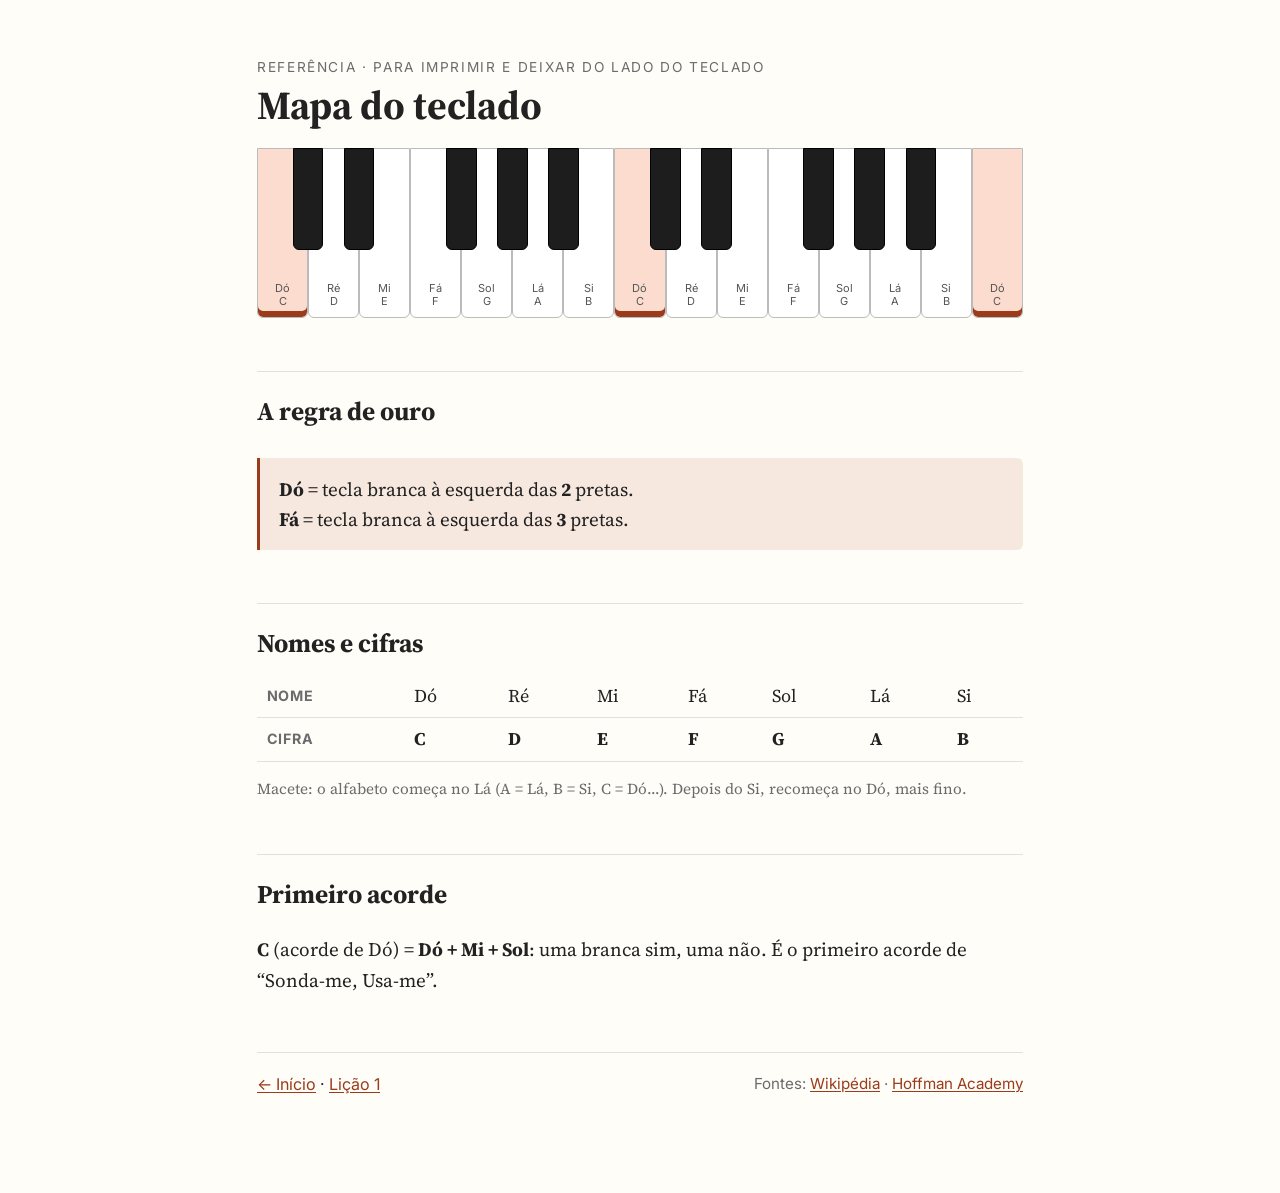
<file: reference/0001-mapa-do-teclado.html>
<!doctype html>
<html lang="pt-BR">
<head>
<meta charset="utf-8">
<meta name="viewport" content="width=device-width, initial-scale=1">
<title>Mapa do Teclado</title>
<link rel="stylesheet" href="../assets/style.css">
<script src="../assets/keyboard.js"></script>
</head>
<body>
<main>
<div class="kicker">Referência · para imprimir e deixar do lado do teclado</div>
<h1>Mapa do teclado</h1>

<div id="kb"></div>

<h2>A regra de ouro</h2>
<div class="callout">
<p><strong>Dó</strong> = tecla branca à esquerda das <strong>2</strong> pretas.<br>
<strong>Fá</strong> = tecla branca à esquerda das <strong>3</strong> pretas.</p>
</div>

<h2>Nomes e cifras</h2>
<table>
<tr><th>Nome</th><td>Dó</td><td>Ré</td><td>Mi</td><td>Fá</td><td>Sol</td><td>Lá</td><td>Si</td></tr>
<tr><th>Cifra</th><td><strong>C</strong></td><td><strong>D</strong></td><td><strong>E</strong></td><td><strong>F</strong></td><td><strong>G</strong></td><td><strong>A</strong></td><td><strong>B</strong></td></tr>
</table>
<p class="small">Macete: o alfabeto começa no Lá (A = Lá, B = Si, C = Dó…). Depois do Si, recomeça no Dó, mais fino.</p>

<h2>Primeiro acorde</h2>
<p><strong>C</strong> (acorde de Dó) = <strong>Dó + Mi + Sol</strong>: uma branca sim, uma não. É o primeiro acorde de “Sonda-me, Usa-me”.</p>

<footer class="nav">
<span><a href="../index.html">← Início</a> · <a href="../lessons/0001-encontre-o-do.html">Lição 1</a></span>
<span class="small">Fontes: <a href="https://pt.wikipedia.org/wiki/Nota_musical">Wikipédia</a> · <a href="https://wpe.hoffmanacademy.com/blog/resource/piano-keyboard-layout">Hoffman Academy</a></span>
</footer>
</main>
<script>
const kb = PianoKeyboard.create(document.getElementById("kb"), { start: 48, octaves: 2, labels: "both" });
[48, 60, 72].forEach((m) => kb.mark(m, "on"));
</script>
</body>
</html>
</file>
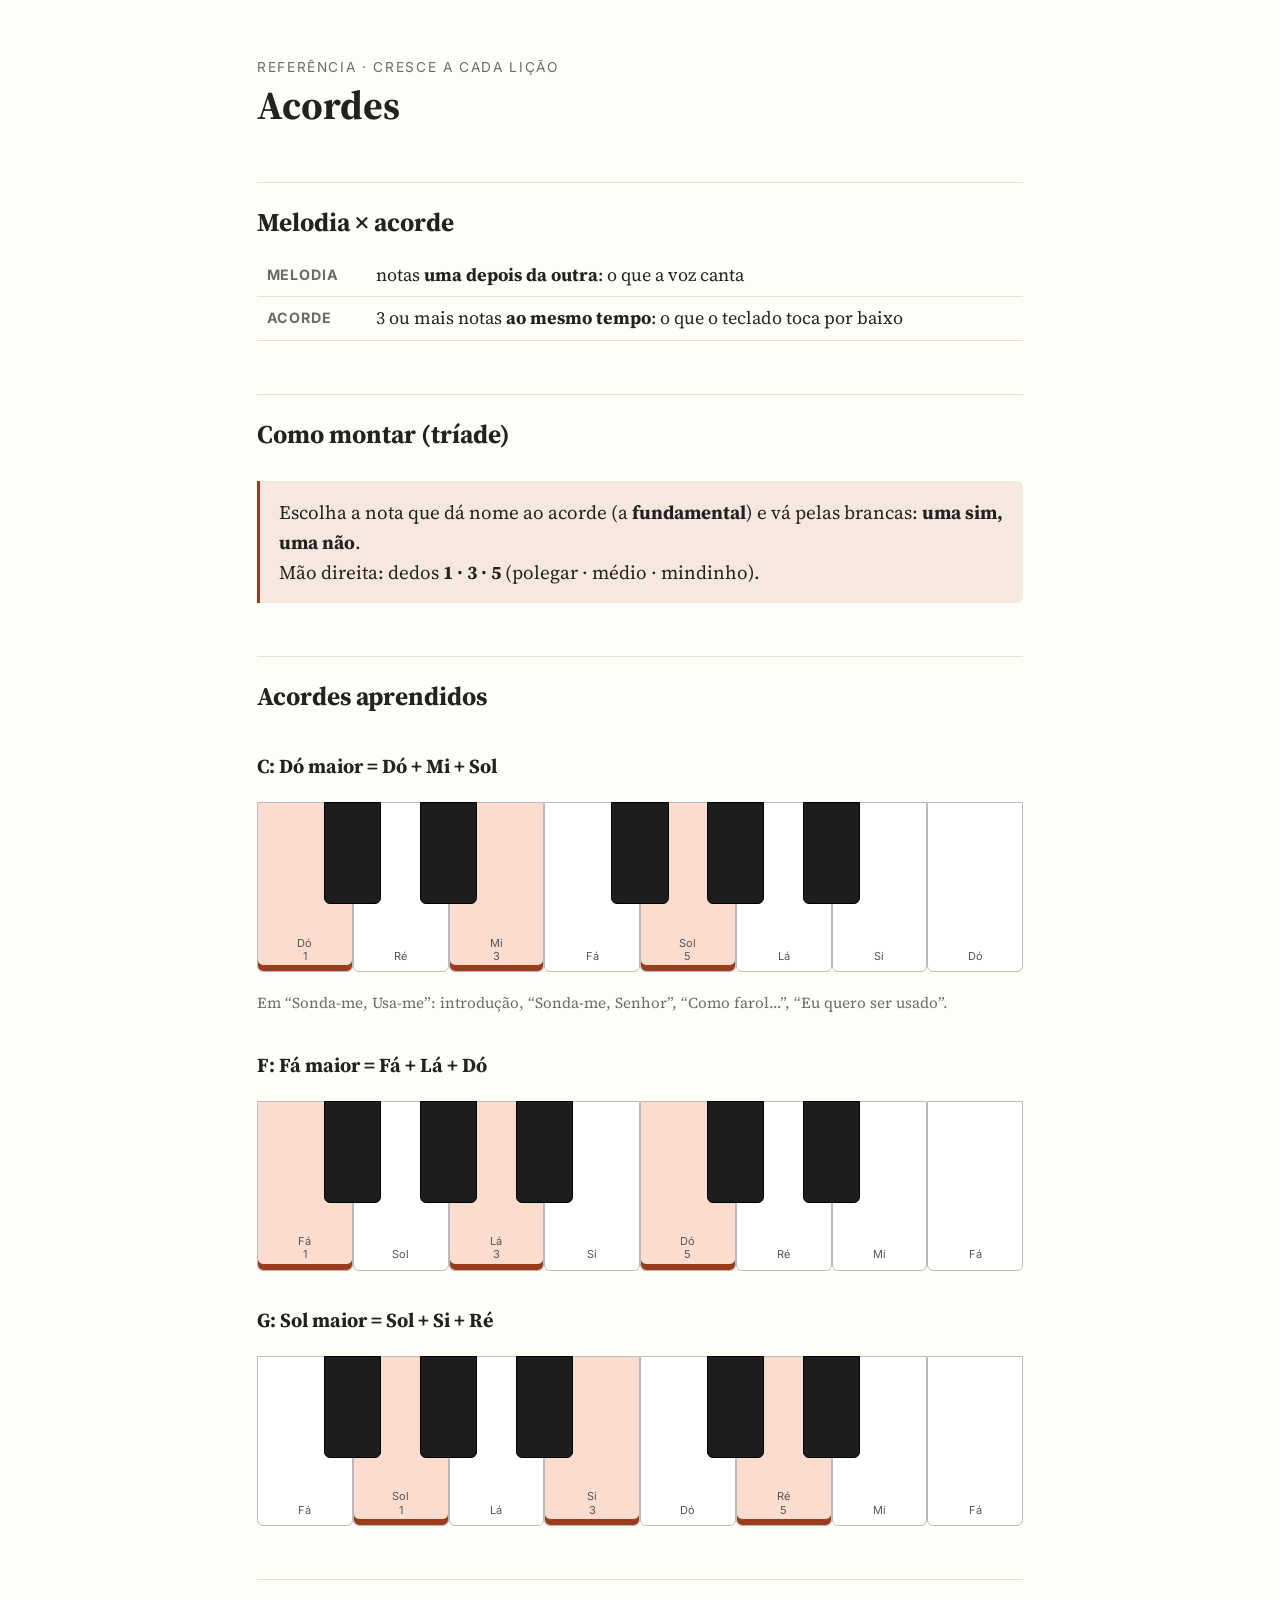
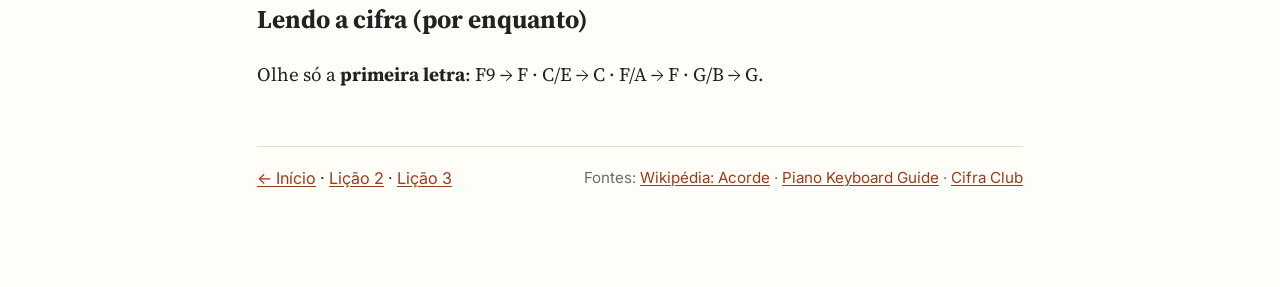
<file: reference/0002-acordes.html>
<!doctype html>
<html lang="pt-BR">
<head>
<meta charset="utf-8">
<meta name="viewport" content="width=device-width, initial-scale=1">
<title>Folha de Acordes</title>
<link rel="stylesheet" href="../assets/style.css">
<script src="../assets/keyboard.js"></script>
</head>
<body>
<main>
<div class="kicker">Referência · cresce a cada lição</div>
<h1>Acordes</h1>

<h2>Melodia × acorde</h2>
<table>
<tr><th>Melodia</th><td>notas <strong>uma depois da outra</strong>: o que a voz canta</td></tr>
<tr><th>Acorde</th><td>3 ou mais notas <strong>ao mesmo tempo</strong>: o que o teclado toca por baixo</td></tr>
</table>

<h2>Como montar (tríade)</h2>
<div class="callout">
<p>Escolha a nota que dá nome ao acorde (a <strong>fundamental</strong>) e vá pelas brancas: <strong>uma sim, uma não</strong>.<br>
Mão direita: dedos <strong>1 · 3 · 5</strong> (polegar · médio · mindinho).</p>
</div>

<h2>Acordes aprendidos</h2>

<h3>C: Dó maior = Dó + Mi + Sol</h3>
<div id="kb-c"></div>
<p class="small">Em “Sonda-me, Usa-me”: introdução, “Sonda-me, Senhor”, “Como farol…”, “Eu quero ser usado”.</p>

<h3>F: Fá maior = Fá + Lá + Dó</h3>
<div id="kb-f"></div>

<h3>G: Sol maior = Sol + Si + Ré</h3>
<div id="kb-g"></div>

<h2>Lendo a cifra (por enquanto)</h2>
<p>Olhe só a <strong>primeira letra</strong>: F9 → F · C/E → C · F/A → F · G/B → G.</p>

<footer class="nav">
<span><a href="../index.html">← Início</a> · <a href="../lessons/0002-o-acorde-de-do.html">Lição 2</a> · <a href="../lessons/0003-os-acordes-f-e-g.html">Lição 3</a></span>
<span class="small">Fontes: <a href="https://pt.wikipedia.org/wiki/Acorde">Wikipédia: Acorde</a> · <a href="https://www.piano-keyboard-guide.com/piano-chord-fingering-which-fingers-to-use-when-playing-chords/">Piano Keyboard Guide</a> · <a href="https://www.cifraclub.com.br/aline-barros/sonda-me-usa-me/">Cifra Club</a></span>
</footer>
</main>
<script>
const kb = PianoKeyboard.create(document.getElementById("kb-c"), { start: 60, octaves: 1, labels: "solfege" });
[60, 64, 67].forEach((m) => kb.mark(m, "on"));
kb.setLabel(60, "Dó\n1"); kb.setLabel(64, "Mi\n3"); kb.setLabel(67, "Sol\n5");
function draw(id, notes) {
  const k = PianoKeyboard.create(document.getElementById(id), { start: 53, octaves: 1, labels: "solfege" });
  notes.forEach(([m, f]) => { k.mark(m, "on"); k.setLabel(m, PianoKeyboard.info(m).name + "\n" + f); });
}
draw("kb-f", [[53, 1], [57, 3], [60, 5]]);
draw("kb-g", [[55, 1], [59, 3], [62, 5]]);
</script>
</body>
</html>
</file>
<file: assets/style.css>
/* Estilo base do curso: todas as lições e referências usam este arquivo. */
@import url("https://fonts.googleapis.com/css2?family=Source+Serif+4:ital,opsz,wght@0,8..60,400;0,8..60,600;0,8..60,700;1,8..60,400&family=Inter:wght@400;600&display=swap");

:root {
  --paper: #fffdf8;
  --ink: #222;
  --muted: #6b6b6b;
  --rule: #e6e0d4;
  --accent: #9a3b1b;      /* terracota */
  --accent-soft: #f6e7df;
  --ok: #2f7d4f;
  --ok-soft: #e1f2e7;
  --bad: #b3261e;
  --bad-soft: #fbe3e1;
  --hint: #e0a100;
  --card: #fff;
  --serif: "Source Serif 4", Georgia, serif;
  --sans: Inter, system-ui, sans-serif;
}
@media (prefers-color-scheme: dark) {
  :root:not([data-theme="light"]) {
    --paper: #1b1a18; --ink: #ece8e1; --muted: #a39d93; --rule: #3a3631;
    --accent: #e0896a; --accent-soft: #3a2a23; --card: #242220;
    --ok: #6cc890; --ok-soft: #1f3327; --bad: #f08a80; --bad-soft: #3b2220;
  }
}

* { box-sizing: border-box; }
html { font-size: 19px; }
body {
  margin: 0; background: var(--paper); color: var(--ink);
  font-family: var(--serif); line-height: 1.6;
}
main { max-width: 42rem; margin: 0 auto; padding: 3rem 16px 5rem; }

h1 { font-size: 2.1rem; line-height: 1.15; margin: .2rem 0 .6rem; font-weight: 700; }
h2 { font-size: 1.35rem; margin: 2.8rem 0 .6rem; padding-top: 1rem; border-top: 1px solid var(--rule); }
h3 { font-size: 1.05rem; margin: 1.8rem 0 .4rem; }
p, li { hyphens: auto; }
a { color: var(--accent); text-underline-offset: 2px; }
.kicker { font-family: var(--sans); font-size: .72rem; letter-spacing: .12em; text-transform: uppercase; color: var(--muted); }
.lede { font-size: 1.15rem; color: var(--muted); font-style: italic; }
.small, cite, .cite { font-size: .8rem; color: var(--muted); font-style: normal; }
sup.cite a { text-decoration: none; }
.note-name { font-family: var(--sans); font-weight: 600; font-size: .9em; background: var(--accent-soft); color: var(--accent); padding: 0 .35em; border-radius: 4px; white-space: nowrap; }

.callout { border-left: 3px solid var(--accent); background: var(--accent-soft); padding: .8rem 1rem; margin: 1.4rem 0; border-radius: 0 6px 6px 0; }
.callout p:first-child { margin-top: 0; } .callout p:last-child { margin-bottom: 0; }
.ask { border-left-color: var(--hint); }

.task { background: var(--card); border: 1px solid var(--rule); border-radius: 10px; padding: 1.1rem 1.2rem; margin: 1.4rem 0; }
.task h3 { margin-top: 0; }
.status { font-family: var(--sans); font-size: .85rem; min-height: 1.4em; margin: .5rem 0 0; }
.status.ok { color: var(--ok); } .status.bad { color: var(--bad); }

button, .btn {
  font-family: var(--sans); font-size: .85rem; cursor: pointer;
  border: 1px solid var(--rule); background: var(--card); color: var(--ink);
  padding: .45rem .9rem; border-radius: 6px;
}
button:hover { border-color: var(--accent); }
button.primary { background: var(--accent); border-color: var(--accent); color: #fff; }
.row { display: flex; flex-wrap: wrap; gap: .5rem; align-items: center; }

table { border-collapse: collapse; width: 100%; font-size: .95rem; }
th, td { text-align: left; padding: .35rem .5rem; border-bottom: 1px solid var(--rule); }
th { font-family: var(--sans); font-size: .75rem; text-transform: uppercase; letter-spacing: .06em; color: var(--muted); }

footer.nav { margin-top: 3rem; padding-top: 1rem; border-top: 1px solid var(--rule); font-family: var(--sans); font-size: .85rem; display: flex; justify-content: space-between; gap: 1rem; flex-wrap: wrap; }
ol.sources { font-size: .85rem; color: var(--muted); }

@media print {
  html { font-size: 12pt; }
  main { max-width: none; padding: 0; }
  .no-print, button { display: none !important; }
  a { color: inherit; }
  .task, .callout { break-inside: avoid; }
}
</file>
